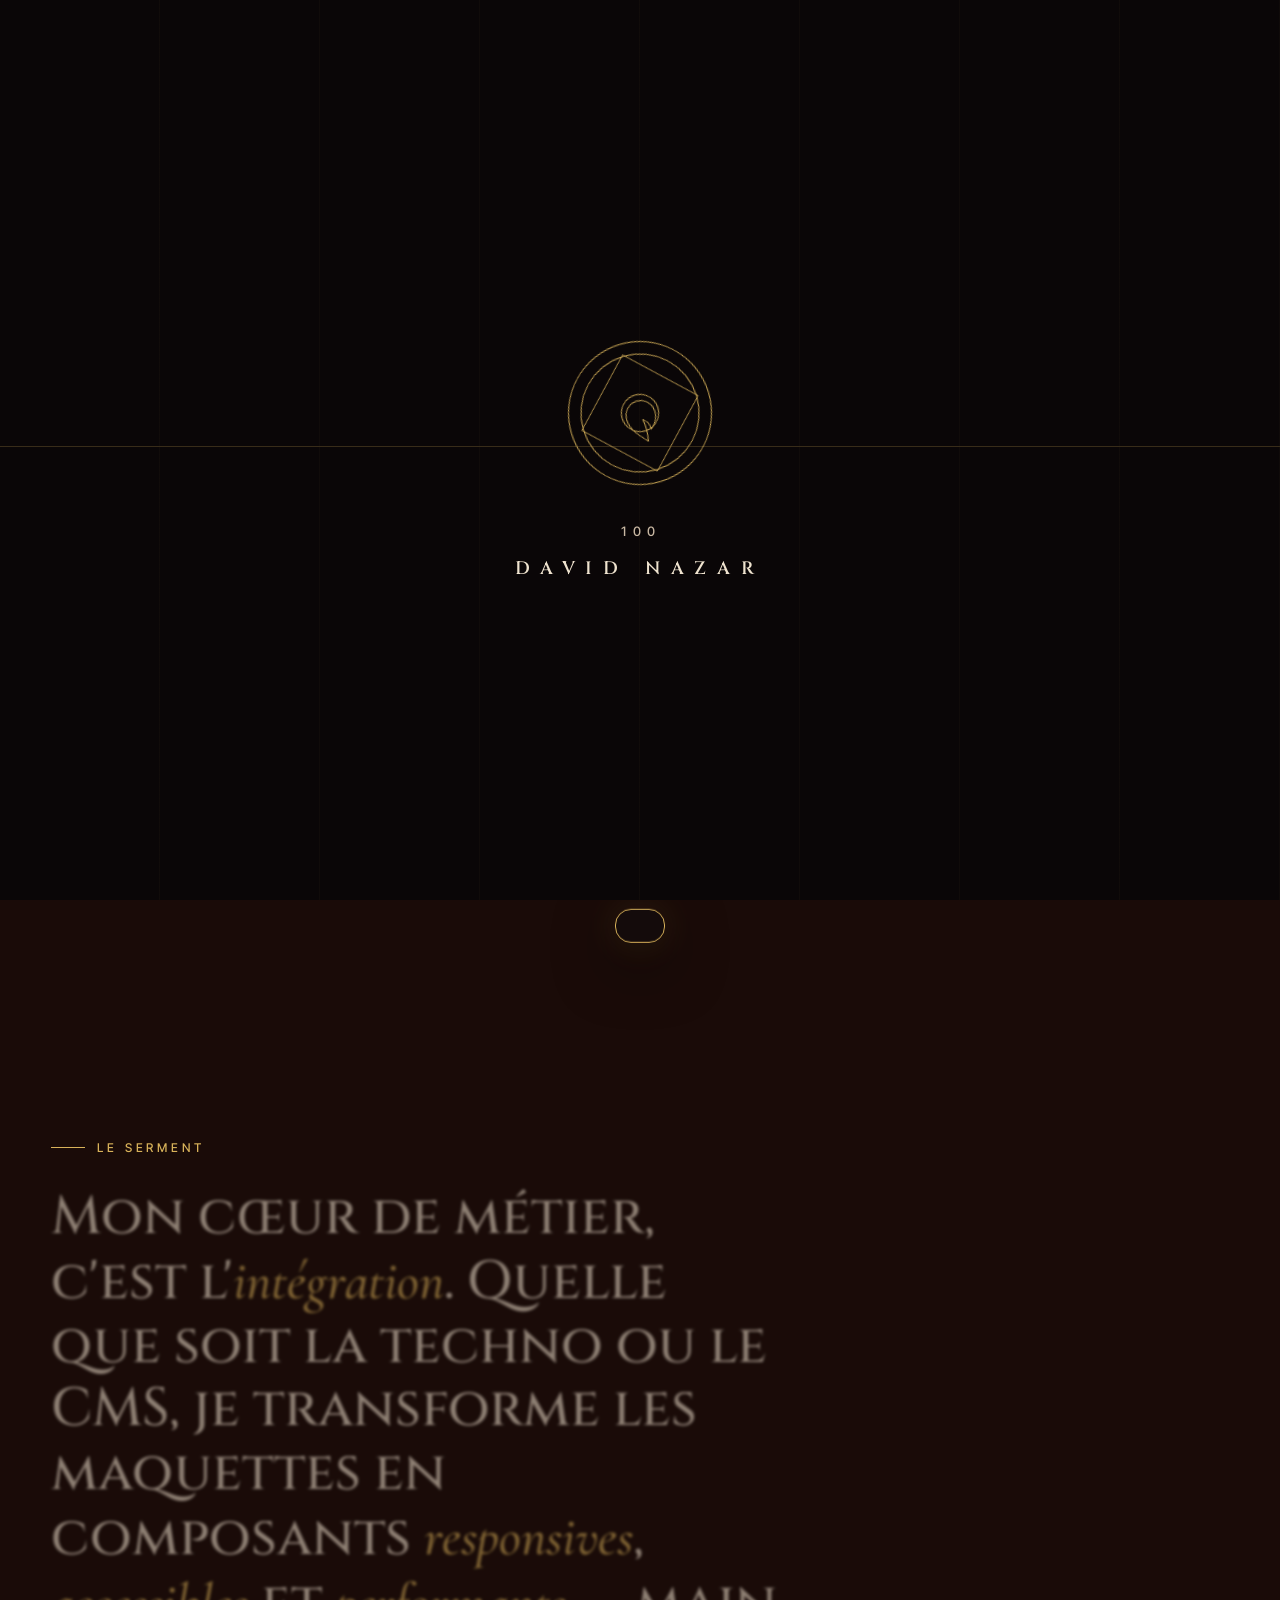
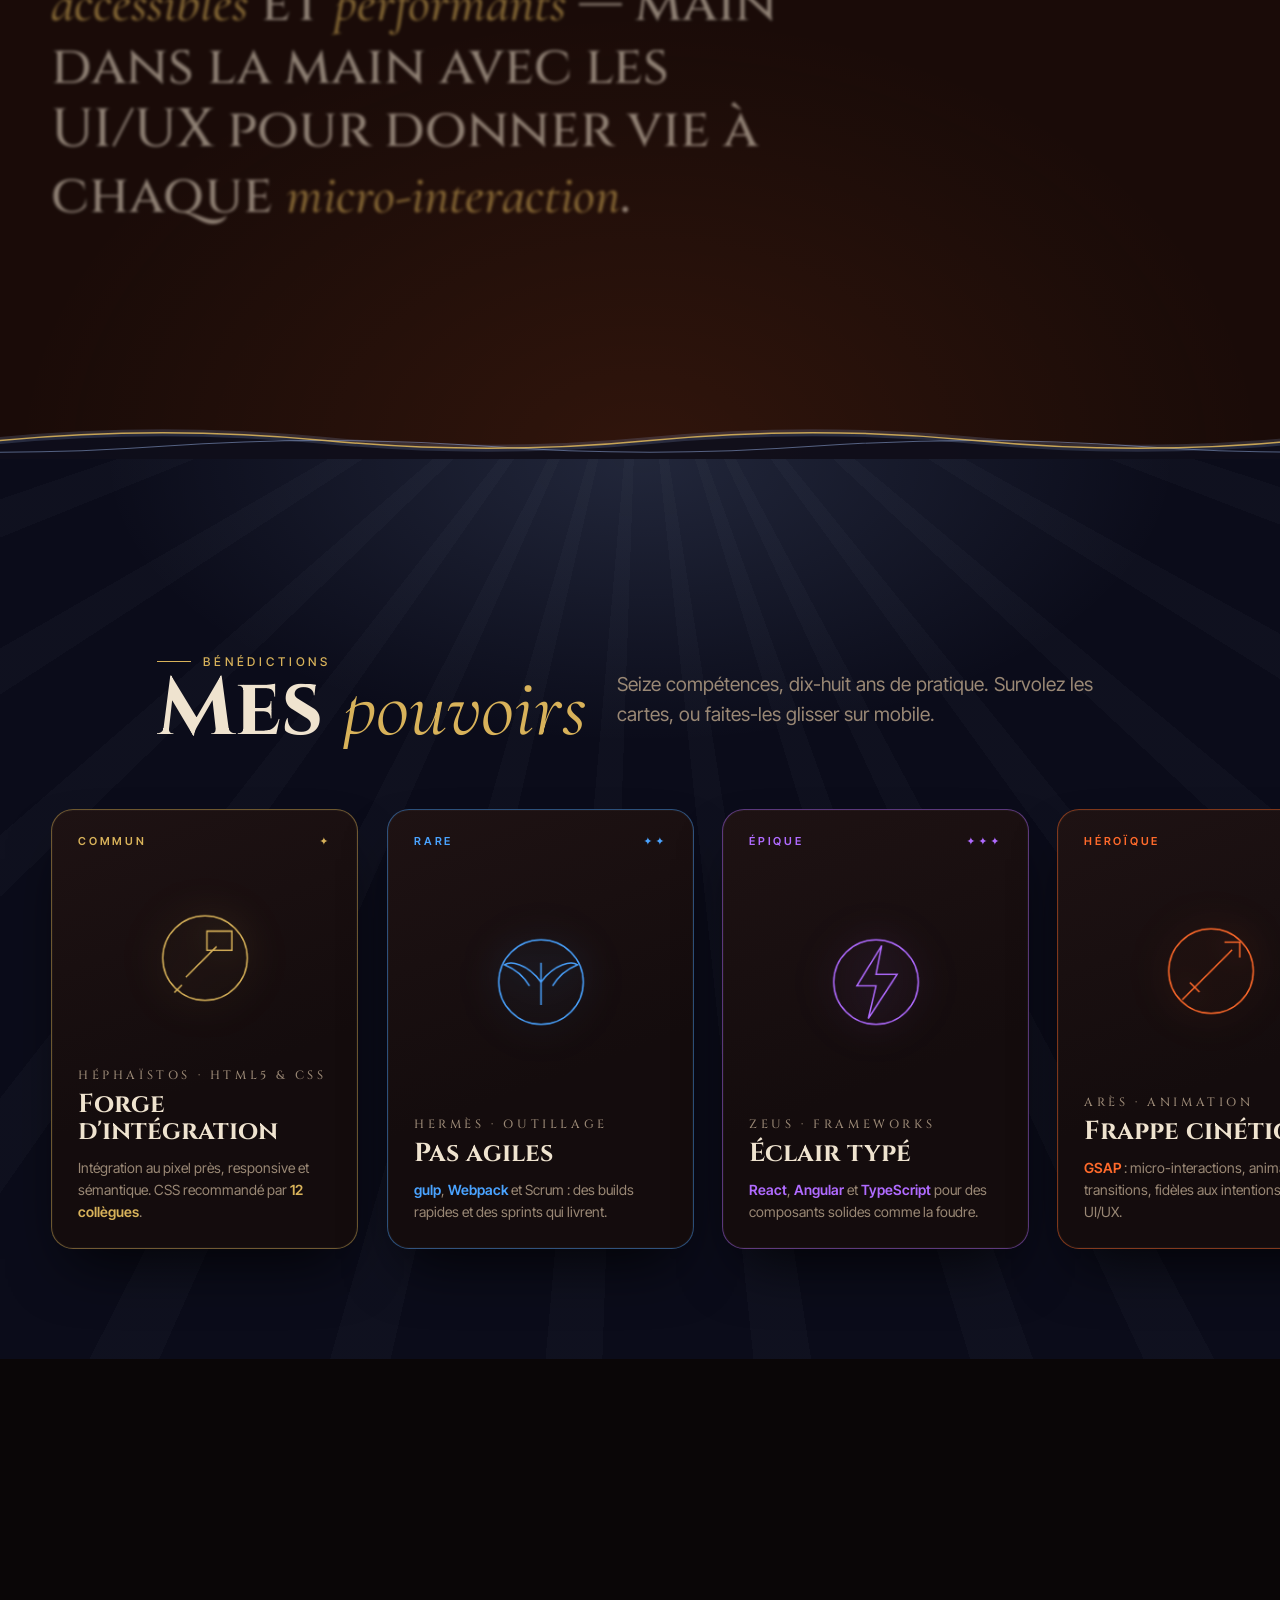
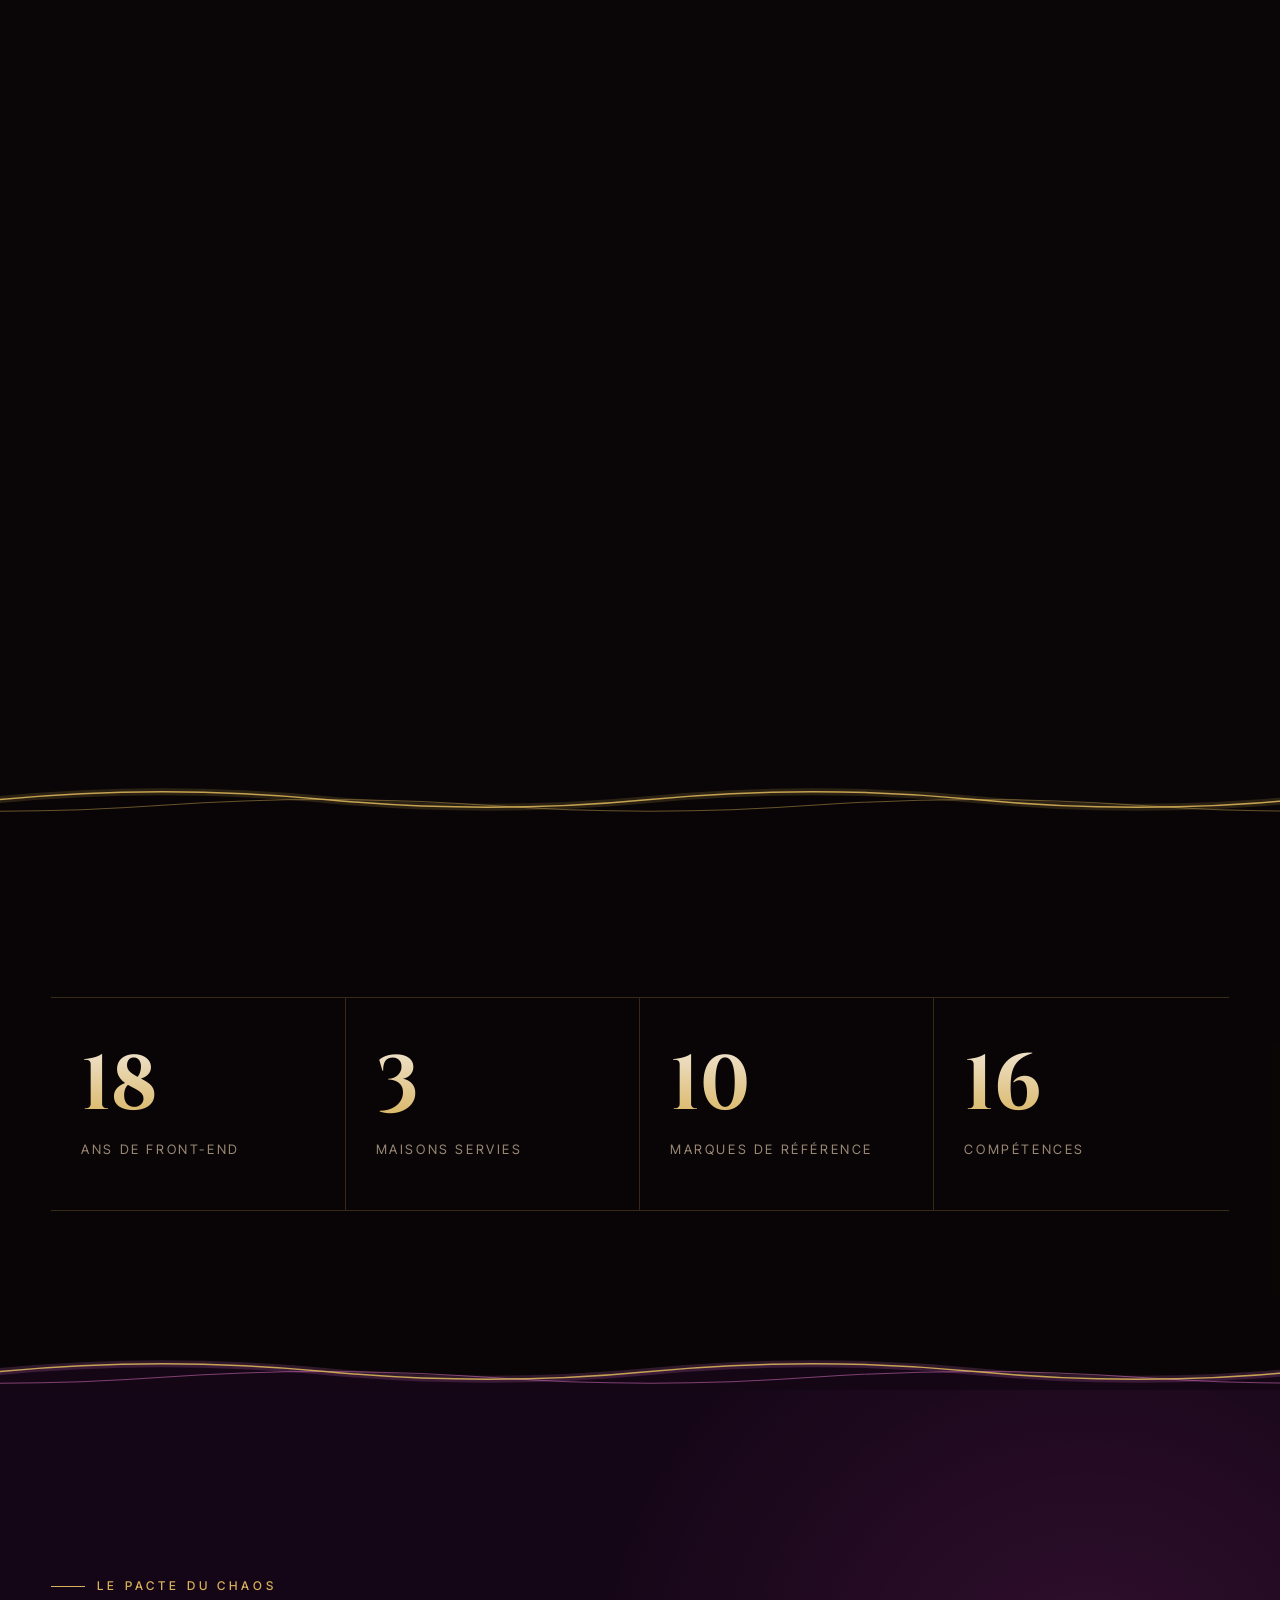
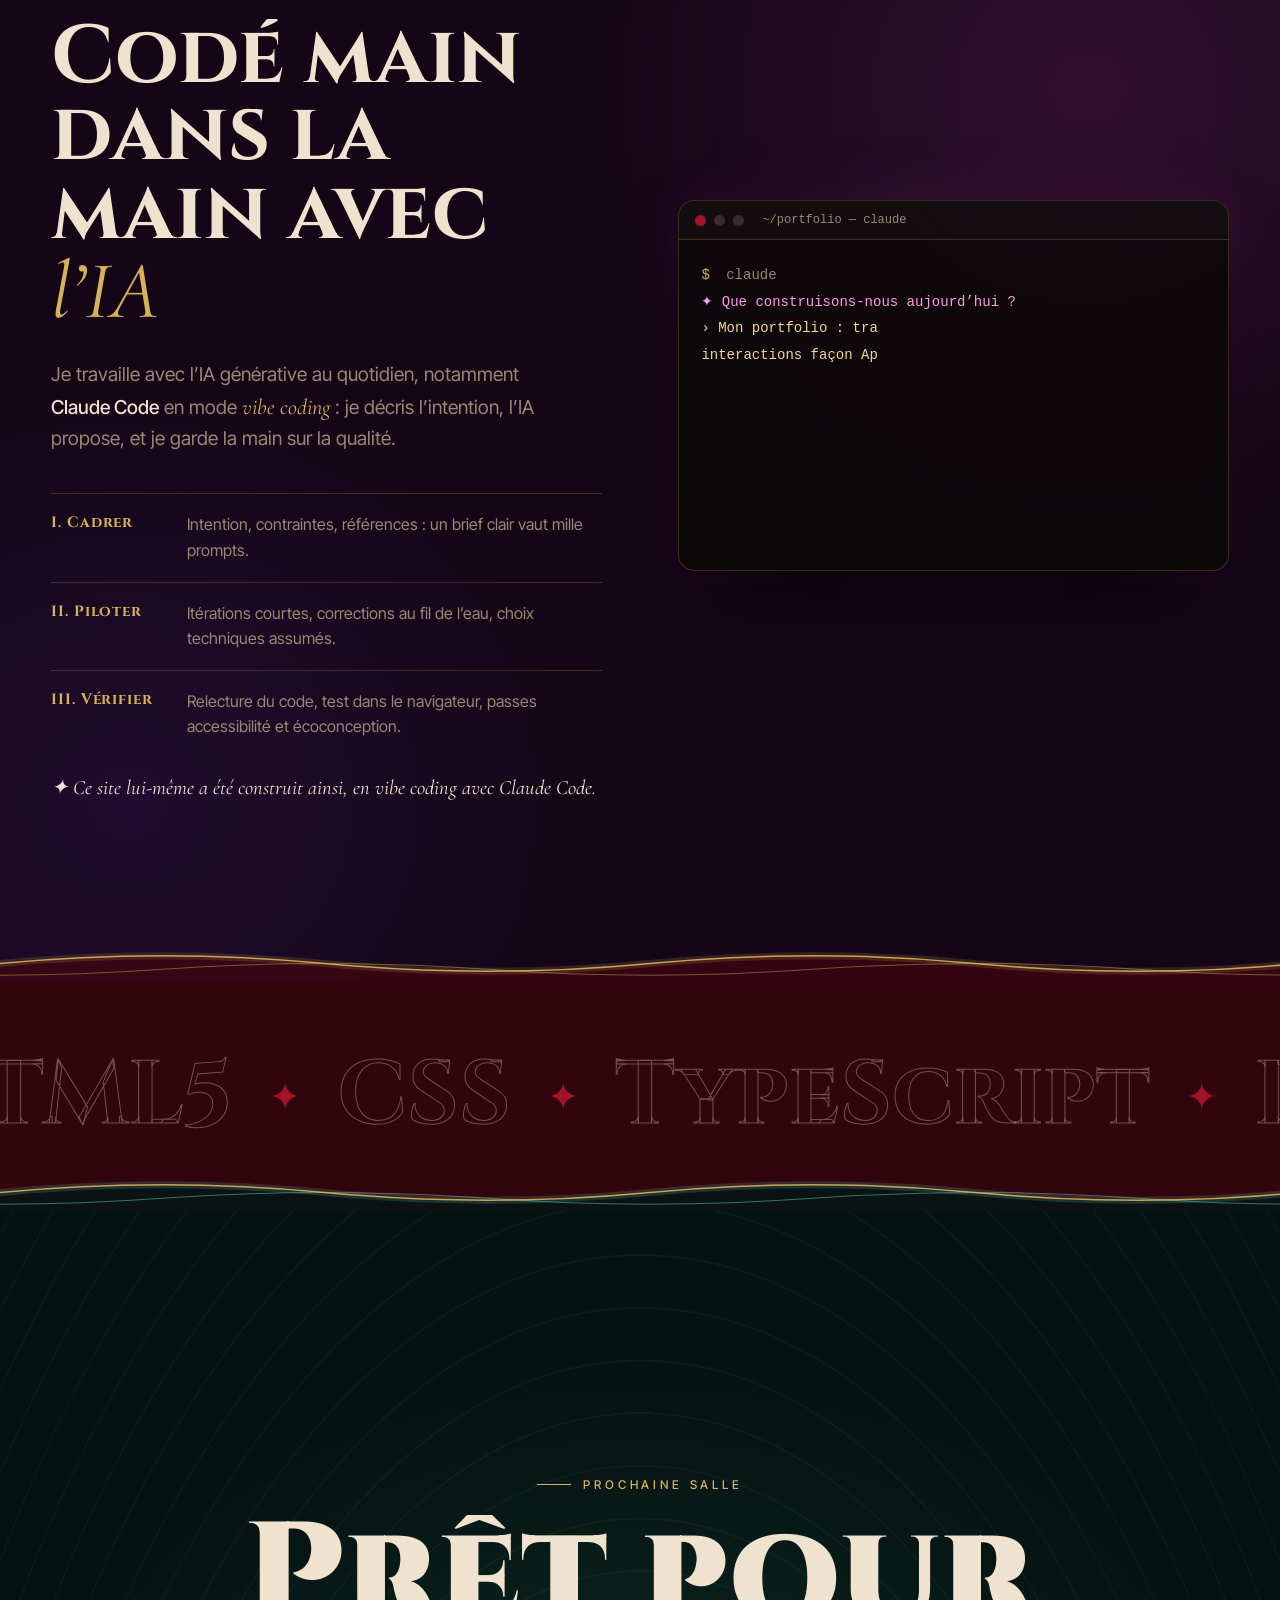
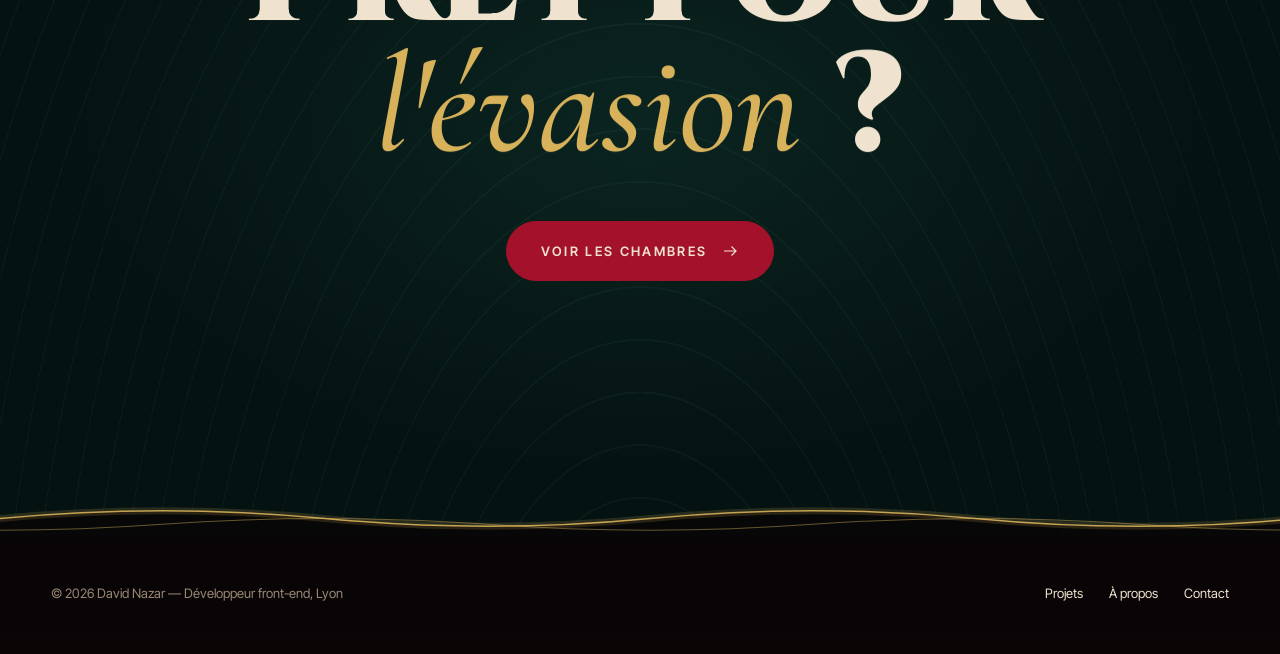
<file: index.html>
<!doctype html>
<html lang="fr">
<head>
  <meta charset="utf-8">
  <meta name="viewport" content="width=device-width, initial-scale=1">
  <!-- page-meta -->
  <title>David Nazar — Développeur front-end & intégrateur web à Lyon</title>
  <meta name="description" content="Développeur front-end à Lyon depuis 2008 : intégration web responsive et accessible, design systems, animations GSAP. Références : Groupe SEB, LDLC, Chanel.">
  <link rel="canonical" href="https://gandoulfe.github.io/hello/">
  <meta property="og:url" content="https://gandoulfe.github.io/hello/">
  <meta property="og:title" content="David Nazar — Développeur front-end &amp; intégrateur web à Lyon">
  <meta property="og:description" content="Développeur front-end à Lyon depuis 2008 : intégration web responsive et accessible, design systems, animations GSAP. Références : Groupe SEB, LDLC, Chanel.">
  <script type="application/ld+json">{"@context":"https://schema.org","@type":"Person","name":"David Nazar","jobTitle":"Développeur front-end","url":"https://gandoulfe.github.io/hello/","image":"https://gandoulfe.github.io/hello/img/og.jpg","worksFor":{"@type":"Organization","name":"Klee Group"},"address":{"@type":"PostalAddress","addressLocality":"Lyon","addressCountry":"FR"},"alumniOf":[{"@type":"CollegeOrUniversity","name":"Université Lumière Lyon 2"},{"@type":"CollegeOrUniversity","name":"Université Savoie Mont Blanc"}],"knowsAbout":["Intégration web","HTML","CSS","JavaScript","TypeScript","React","Angular","GSAP","Design system","Accessibilité","WordPress","Drupal","Figma","Claude Code"],"sameAs":["https://www.linkedin.com/in/david-nazar-developpeur-front/"]}</script>
  <!-- /page-meta -->
  <meta name="google-site-verification" content="REPkqra78Onfc9BQPxO3hX6n6xGjOYjyO0gId1cbzaA">
  <meta property="og:type" content="website">
  <meta property="og:site_name" content="David Nazar — Développeur front-end">
  <meta property="og:locale" content="fr_FR">
  <meta property="og:image" content="https://gandoulfe.github.io/hello/img/og.jpg">
  <meta property="og:image:width" content="1200">
  <meta property="og:image:height" content="630">
  <meta property="og:image:alt" content="David Nazar, développeur front-end à Lyon">
  <meta name="twitter:card" content="summary_large_image">
  <meta name="theme-color" content="#0a0607">
  <meta name="color-scheme" content="dark">
  <link rel="icon" href="data:image/svg+xml,%3Csvg xmlns='http://www.w3.org/2000/svg' viewBox='0 0 40 40'%3E%3Crect width='40' height='40' rx='9' fill='%230a0607'/%3E%3Cpath d='M20 7c4 5 8.5 9 8.5 15.5a8.5 8.5 0 0 1-17 0c0-4.5 2.5-7.5 5-9.5 0 3 1 5 3 6.5-1-4.5-.5-8.5.5-12.5Z' fill='none' stroke='%23d8b25a' stroke-width='2'/%3E%3C/svg%3E">
  <link rel="preload" href="fonts/cinzel.woff2" as="font" type="font/woff2" crossorigin>
  <link rel="preload" href="fonts/inter-tight.woff2" as="font" type="font/woff2" crossorigin>
  <link rel="stylesheet" href="css/style.css?v=20261102213355">
  <script>document.documentElement.classList.add('fonts-pending'); setTimeout(function () { document.documentElement.classList.remove('fonts-pending'); }, 3000); try { if (localStorage.getItem('dn-calm') === '1') document.documentElement.classList.add('is-calm'); } catch (e) {}</script>
</head>
<body class="is-loading" data-barba="wrapper">
  <a class="skip-link" href="#main">Aller au contenu</a>
  <div class="sr-only" aria-live="polite" aria-atomic="true" data-announcer></div>
  <canvas id="embers" aria-hidden="true"></canvas>
  <div class="vignette" aria-hidden="true"></div>
  <div class="grain" aria-hidden="true"></div>

  <div class="cursor" aria-hidden="true">
    <div class="cursor__ring"><span class="cursor__label"></span></div>
    <div class="cursor__dot"></div>
  </div>

  <div class="loader" aria-hidden="true">
    <div class="loader__gate loader__gate--top"></div>
    <div class="loader__gate loader__gate--bottom"></div>
    <div class="loader__seam"></div>
    <div class="loader__center">
      <svg class="loader__sigil" viewBox="0 0 200 200">
        <circle cx="100" cy="100" r="92"/>
        <circle cx="100" cy="100" r="76"/>
        <path d="M100 22 178 100 100 178 22 100Z"/>
        <path d="M100 62c9 11 19 20 19 35a19 19 0 0 1-38 0c0-10 6-17 11-21 0 7 2 11 7 15-2-10-1-19 1-29Z"/>
        <circle cx="100" cy="100" r="24"/>
      </svg>
      <div class="loader__count" data-count="000"></div>
      <div class="loader__name"></div>
    </div>
  </div>

  <div class="transition" aria-hidden="true">
    <div class="transition__panel transition__panel--gold"></div>
    <div class="transition__panel transition__panel--blood"></div>
    <div class="transition__panel transition__panel--ink"></div>
    <div class="transition__card">
      <span class="transition__num">I</span>
      <div class="transition__title-mask"><span class="transition__title">Accueil</span></div>
      <span class="transition__line"></span>
      <span class="transition__hint">— la porte s'ouvre —</span>
    </div>
  </div>

  <header class="nav">
    <a href="index.html" class="nav__logo" data-magnetic aria-label="David Nazar, accueil">
      <svg viewBox="0 0 40 40" aria-hidden="true"><circle cx="20" cy="20" r="18"/><path d="M20 7c4 5 8.5 9 8.5 15.5a8.5 8.5 0 0 1-17 0c0-4.5 2.5-7.5 5-9.5 0 3 1 5 3 6.5-1-4.5-.5-8.5.5-12.5Z"/><path d="M20 31.5a3.2 3.2 0 0 1-3.2-3.2c0-2.2 1.6-3.8 3.2-5.3 1.6 1.5 3.2 3.1 3.2 5.3a3.2 3.2 0 0 1-3.2 3.2Z"/></svg>
      <span>DAVID NAZAR</span>
    </a>
    <div class="nav__right">
      <nav class="nav__links" aria-label="Navigation principale">
        <span class="nav__pill" aria-hidden="true"></span>
        <a class="nav__link" data-ns="home" href="index.html"><small aria-hidden="true">I</small>Accueil</a>
        <a class="nav__link" data-ns="projets" href="projets.html"><small aria-hidden="true">II</small>Projets</a>
        <a class="nav__link" data-ns="apropos" href="apropos.html"><small aria-hidden="true">III</small>À propos</a>
        <a class="nav__link" data-ns="contact" href="contact.html"><small aria-hidden="true">IV</small>Contact</a>
      </nav>
      <button class="nav__calm" type="button" aria-pressed="false" data-calm-toggle data-magnetic>
        <svg viewBox="0 0 24 24" aria-hidden="true"><path class="i-pause" d="M8 5v14M16 5v14"/><path class="i-play" d="M7 4.5v15l12-7.5z"/></svg>
        <span class="sr-only">Mettre en pause les animations</span>
      </button>
    </div>
    <span class="nav__progress" aria-hidden="true"></span>
  </header>

  <main id="main" tabindex="-1" class="page" data-barba="container" data-barba-namespace="home">

    <section class="hero">
      <div class="hero__glow" data-depth="0.4"></div>
      <div class="hero__sigil" data-depth="0.8" aria-hidden="true">
        <svg viewBox="0 0 600 600">
          <defs>
            <path id="heroRing" d="M300,300 m-252,0 a252,252 0 1,1 504,0 a252,252 0 1,1 -504,0"/>
          </defs>
          <g class="ring-a">
            <circle cx="300" cy="300" r="285"/>
            <circle cx="300" cy="300" r="270" stroke-dasharray="1 10" stroke-width="10"/>
            <text><textPath href="#heroRing">ΔΑΒΙΔ ΝΑΖΑΡ ✦ FRONT-END ✦ MOTION ✦ INTERFACES ✦ ΔΑΒΙΔ ΝΑΖΑΡ ✦ PIXELS ✦ GSAP ✦ TYPESCRIPT ✦ </textPath></text>
          </g>
          <g class="ring-b">
            <circle cx="300" cy="300" r="220"/>
            <path d="M300 85 515 300 300 515 85 300Z"/>
            <path d="M300 20v60M300 520v60M20 300h60M520 300h60"/>
            <circle cx="300" cy="300" r="120" stroke-dasharray="3 9"/>
          </g>
          <circle cx="300" cy="300" r="60"/>
        </svg>
      </div>

      <div class="hero__content" data-depth="-0.3">
        <span class="eyebrow" data-hero-fade>Développeur Front-End · Lyon</span>
        <h1 class="hero__title" data-hero-title aria-label="David Nazar">
          <span class="word">DAVID</span>
          <span class="word">NAZAR</span>
        </h1>
        <p class="hero__tag" data-hero-fade>Intégrateur dans l’âme depuis 2008 : des composants responsives, accessibles et performants — et les micro-interactions qui leur donnent vie.</p>
        <div class="hero__sub" data-hero-fade>
          <span>Klee Group</span><span>Intégration web</span><span>Motion</span>
        </div>
      </div>

      <div class="scroll-cue" data-hero-fade>Descendre<i></i></div>
    </section>

    <section class="manifesto zone zone--asphodel">
      <div class="wrap">
        <span class="eyebrow" data-reveal>Le serment</span>
        <p class="manifesto__text" data-scrub-words>
          Mon cœur de métier, c'est l'<em>intégration</em>. Quelle que soit la techno ou le CMS, je transforme les maquettes en composants <em>responsives</em>, <em>accessibles</em> et <em>performants</em> — main dans la main avec les UI/UX pour donner vie à chaque <em>micro-interaction</em>.
        </p>
      </div>
    </section>

    <section class="boons zone zone--elysium" data-boons>
      <div class="boons__pin">
        <div class="wrap boons__head">
          <div>
            <span class="eyebrow" data-reveal>Bénédictions</span>
            <h2 class="h2" data-split-lines>Mes <span class="serif gold">pouvoirs</span></h2>
          </div>
          <p class="lead" data-reveal>Seize compétences, dix-huit ans de pratique. Survolez les cartes, ou faites-les glisser sur mobile.</p>
        </div>
        <div class="boons__track">
          <article class="boon" data-tilt>
            <div class="boon__rarity"><span>Commun</span><span>✦</span></div>
            <svg class="boon__icon" viewBox="0 0 100 100"><path d="M30 70 62 38"/><path d="M52 22h26v20H52z"/><path d="M26 78l-8 8"/><circle cx="50" cy="50" r="44"/></svg>
            <div>
              <div class="boon__god">Héphaïstos · HTML5 & CSS</div>
              <h3 class="boon__name">Forge d'intégration</h3>
              <p class="boon__desc">Intégration au pixel près, responsive et sémantique. CSS recommandé par <b>12 collègues</b>.</p>
            </div>
          </article>
          <article class="boon boon--rare" data-tilt>
            <div class="boon__rarity"><span>Rare</span><span>✦✦</span></div>
            <svg class="boon__icon" viewBox="0 0 100 100"><path d="M50 50C35 30 18 28 12 32c10 4 20 12 26 22"/><path d="M50 50C65 30 82 28 88 32c-10 4-20 12-26 22"/><path d="M50 30v44"/><circle cx="50" cy="50" r="44"/></svg>
            <div>
              <div class="boon__god">Hermès · Outillage</div>
              <h3 class="boon__name">Pas agiles</h3>
              <p class="boon__desc"><b>gulp</b>, <b>Webpack</b> et Scrum : des builds rapides et des sprints qui livrent.</p>
            </div>
          </article>
          <article class="boon boon--epic" data-tilt>
            <div class="boon__rarity"><span>Épique</span><span>✦✦✦</span></div>
            <svg class="boon__icon" viewBox="0 0 100 100"><path d="M56 12 30 54h20l-8 34 30-46H50z"/><circle cx="50" cy="50" r="44"/></svg>
            <div>
              <div class="boon__god">Zeus · Frameworks</div>
              <h3 class="boon__name">Éclair typé</h3>
              <p class="boon__desc"><b>React</b>, <b>Angular</b> et <b>TypeScript</b> pour des composants solides comme la foudre.</p>
            </div>
          </article>
          <article class="boon boon--heroic" data-tilt>
            <div class="boon__rarity"><span>Héroïque</span><span>✦✦✦✦</span></div>
            <svg class="boon__icon" viewBox="0 0 100 100"><path d="M20 80 72 28"/><path d="M64 20h16v16"/><path d="M28 62l10 10"/><circle cx="50" cy="50" r="44"/></svg>
            <div>
              <div class="boon__god">Arès · Animation</div>
              <h3 class="boon__name">Frappe cinétique</h3>
              <p class="boon__desc"><b>GSAP</b> : micro-interactions, animations et transitions, fidèles aux intentions des UI/UX.</p>
            </div>
          </article>
          <article class="boon boon--legend" data-tilt>
            <div class="boon__rarity"><span>Légendaire</span><span>✦✦✦✦✦</span></div>
            <svg class="boon__icon" viewBox="0 0 100 100"><circle cx="50" cy="50" r="14"/><path d="M30 34a18 18 0 1 0 0 32a22 22 0 0 1 0-32Z"/><path d="M70 34a18 18 0 1 1 0 32a22 22 0 0 0 0-32Z"/><circle cx="50" cy="50" r="44"/></svg>
            <div>
              <div class="boon__god">Hécate · CMS</div>
              <h3 class="boon__name">Triple voie</h3>
              <p class="boon__desc"><b>WordPress</b>, <b>Drupal</b>, <b>Hybris</b> : quelle que soit la techno, l'intégration suit.</p>
            </div>
          </article>
          <article class="boon boon--epic" data-tilt>
            <div class="boon__rarity"><span>Épique</span><span>✦✦✦</span></div>
            <svg class="boon__icon" viewBox="0 0 100 100"><path d="M50 14 80 26v24c0 18-14 30-30 36C34 80 20 68 20 50V26Z"/><path d="M50 30v40M36 48h28"/><circle cx="50" cy="50" r="44"/></svg>
            <div>
              <div class="boon__god">Athéna · Design</div>
              <h3 class="boon__name">Égide inclusive</h3>
              <p class="boon__desc"><b>Figma</b> et composants accessibles : <b>personne</b> ne reste coincé aux Enfers.</p>
            </div>
          </article>
          <article class="boon boon--chaos" data-tilt>
            <div class="boon__rarity"><span>Pacte du Chaos</span><span>✦✦✦✦✦</span></div>
            <svg class="boon__icon" viewBox="0 0 100 100"><path d="M50 14 58 42 86 50 58 58 50 86 42 58 14 50 42 42Z"/><circle cx="50" cy="50" r="10"/><circle cx="50" cy="50" r="44"/></svg>
            <div>
              <div class="boon__god">Chaos · IA générative</div>
              <h3 class="boon__name">Vibe coding</h3>
              <p class="boon__desc"><b>Claude Code</b> comme compagnon d'armes : j'accélère, je garde la main sur la qualité.</p>
            </div>
          </article>
        </div>
      </div>
    </section>

    <section class="section zone zone--ink">
      <div class="wrap">
        <div class="stats">
          <div class="stat" data-reveal><div class="stat__value" data-count="18">0</div><div class="stat__label">Ans de front-end</div></div>
          <div class="stat" data-reveal><div class="stat__value" data-count="3">0</div><div class="stat__label">Maisons servies</div></div>
          <div class="stat" data-reveal><div class="stat__value" data-count="10">0</div><div class="stat__label">Marques de référence</div></div>
          <div class="stat" data-reveal><div class="stat__value" data-count="16">0</div><div class="stat__label">Compétences</div></div>
        </div>
      </div>
    </section>

    <section class="section chaos zone zone--chaos">
      <div class="wrap chaos__grid">
        <div>
          <span class="eyebrow" data-reveal>Le pacte du Chaos</span>
          <h2 class="h2" data-split-lines style="margin-top:24px">Codé main dans la main avec <span class="serif gold">l’IA</span></h2>
          <p class="lead" data-reveal style="margin-top:28px">Je travaille avec l’IA générative au quotidien, notamment <strong>Claude Code</strong> en mode <em>vibe coding</em> : je décris l’intention, l’IA propose, et je garde la main sur la qualité.</p>
          <ol class="chaos__steps">
            <li data-reveal><b>I. Cadrer</b><span>Intention, contraintes, références : un brief clair vaut mille prompts.</span></li>
            <li data-reveal><b>II. Piloter</b><span>Itérations courtes, corrections au fil de l’eau, choix techniques assumés.</span></li>
            <li data-reveal><b>III. Vérifier</b><span>Relecture du code, test dans le navigateur, passes accessibilité et écoconception.</span></li>
          </ol>
          <p class="chaos__proof" data-reveal>✦ Ce site lui-même a été construit ainsi, en vibe coding avec Claude Code.</p>
        </div>
        <div class="term" data-terminal data-reveal>
          <div class="term__bar" aria-hidden="true"><i></i><i></i><i></i><span>~/portfolio — claude</span></div>
          <div class="term__body">
            <p class="term__line term__line--cmd"><span class="term__prompt" aria-hidden="true">$</span> claude</p>
            <p class="term__line term__line--ai">✦ Que construisons-nous aujourd’hui ?</p>
            <p class="term__line term__line--user">› Mon portfolio : transitions façon Hades, micro-interactions façon Apple</p>
            <p class="term__line">● Barba.js + GSAP : transitions entre les pages</p>
            <p class="term__line">● Braises, loader, curseur magnétique, Flip</p>
            <p class="term__line">● Passe accessibilité : focus, annonces, mode calme</p>
            <p class="term__line">● Passe écoconception : polices locales, 30 i/s</p>
            <p class="term__line term__line--ok">✓ Déployé sur GitHub Pages</p>
            <p class="term__line term__line--user">› Ajoute un code Konami avec un truc génial<span class="term__caret" aria-hidden="true"></span></p>
          </div>
        </div>
      </div>
    </section>

    <div class="marquee zone zone--blood" data-marquee aria-label="Technologies">
      <div class="marquee__track">
        <div class="marquee__group">
          <span class="marquee__item">HTML5</span><span class="marquee__sep">✦</span>
          <span class="marquee__item">CSS</span><span class="marquee__sep">✦</span>
          <span class="marquee__item">TypeScript</span><span class="marquee__sep">✦</span>
          <span class="marquee__item">React</span><span class="marquee__sep">✦</span>
          <span class="marquee__item">Angular</span><span class="marquee__sep">✦</span>
          <span class="marquee__item">GSAP</span><span class="marquee__sep">✦</span>
          <span class="marquee__item">Figma</span><span class="marquee__sep">✦</span>
          <span class="marquee__item">WordPress</span><span class="marquee__sep">✦</span>
          <span class="marquee__item">Drupal</span><span class="marquee__sep">✦</span>
          <span class="marquee__item">Webpack</span><span class="marquee__sep">✦</span>
          <span class="marquee__item">Claude Code</span><span class="marquee__sep">✦</span>
        </div>
      </div>
    </div>

    <section class="cta zone zone--styx">
      <div class="wrap">
        <span class="eyebrow" data-reveal>Prochaine salle</span>
        <h2 class="cta__title" data-split-lines>Prêt pour<br><span class="serif">l'évasion</span>&nbsp;?</h2>
        <a href="projets.html" class="btn btn--blood" data-magnetic data-cursor="Entrer">
          <span class="btn__inner">Voir les chambres
            <svg class="btn__arrow" viewBox="0 0 24 24" fill="none" stroke="currentColor" stroke-width="1.6"><path d="M4 12h16M14 6l6 6-6 6"/></svg>
          </span>
        </a>
      </div>
    </section>

    <footer class="footer zone zone--ink">
      <div class="wrap">
        <span>© 2026 David Nazar — Développeur front-end, Lyon</span>
        <div class="footer__links"><a href="projets.html">Projets</a><a href="apropos.html">À propos</a><a href="contact.html">Contact</a></div>
      </div>
    </footer>
  </main>

  <div class="toast" role="status" aria-live="polite"></div>

  <script src="js/vendor/gsap.min.js" defer></script>
  <script src="js/vendor/ScrollTrigger.min.js" defer></script>
  <script src="js/vendor/SplitText.min.js" defer></script>
  <script src="js/vendor/Flip.min.js" defer></script>
  <script src="js/vendor/lenis.min.js" defer></script>
  <script src="js/vendor/barba.umd.js" defer></script>
  <script src="js/main.js?v=20261102213355" defer></script>
</body>
</html>
</file>
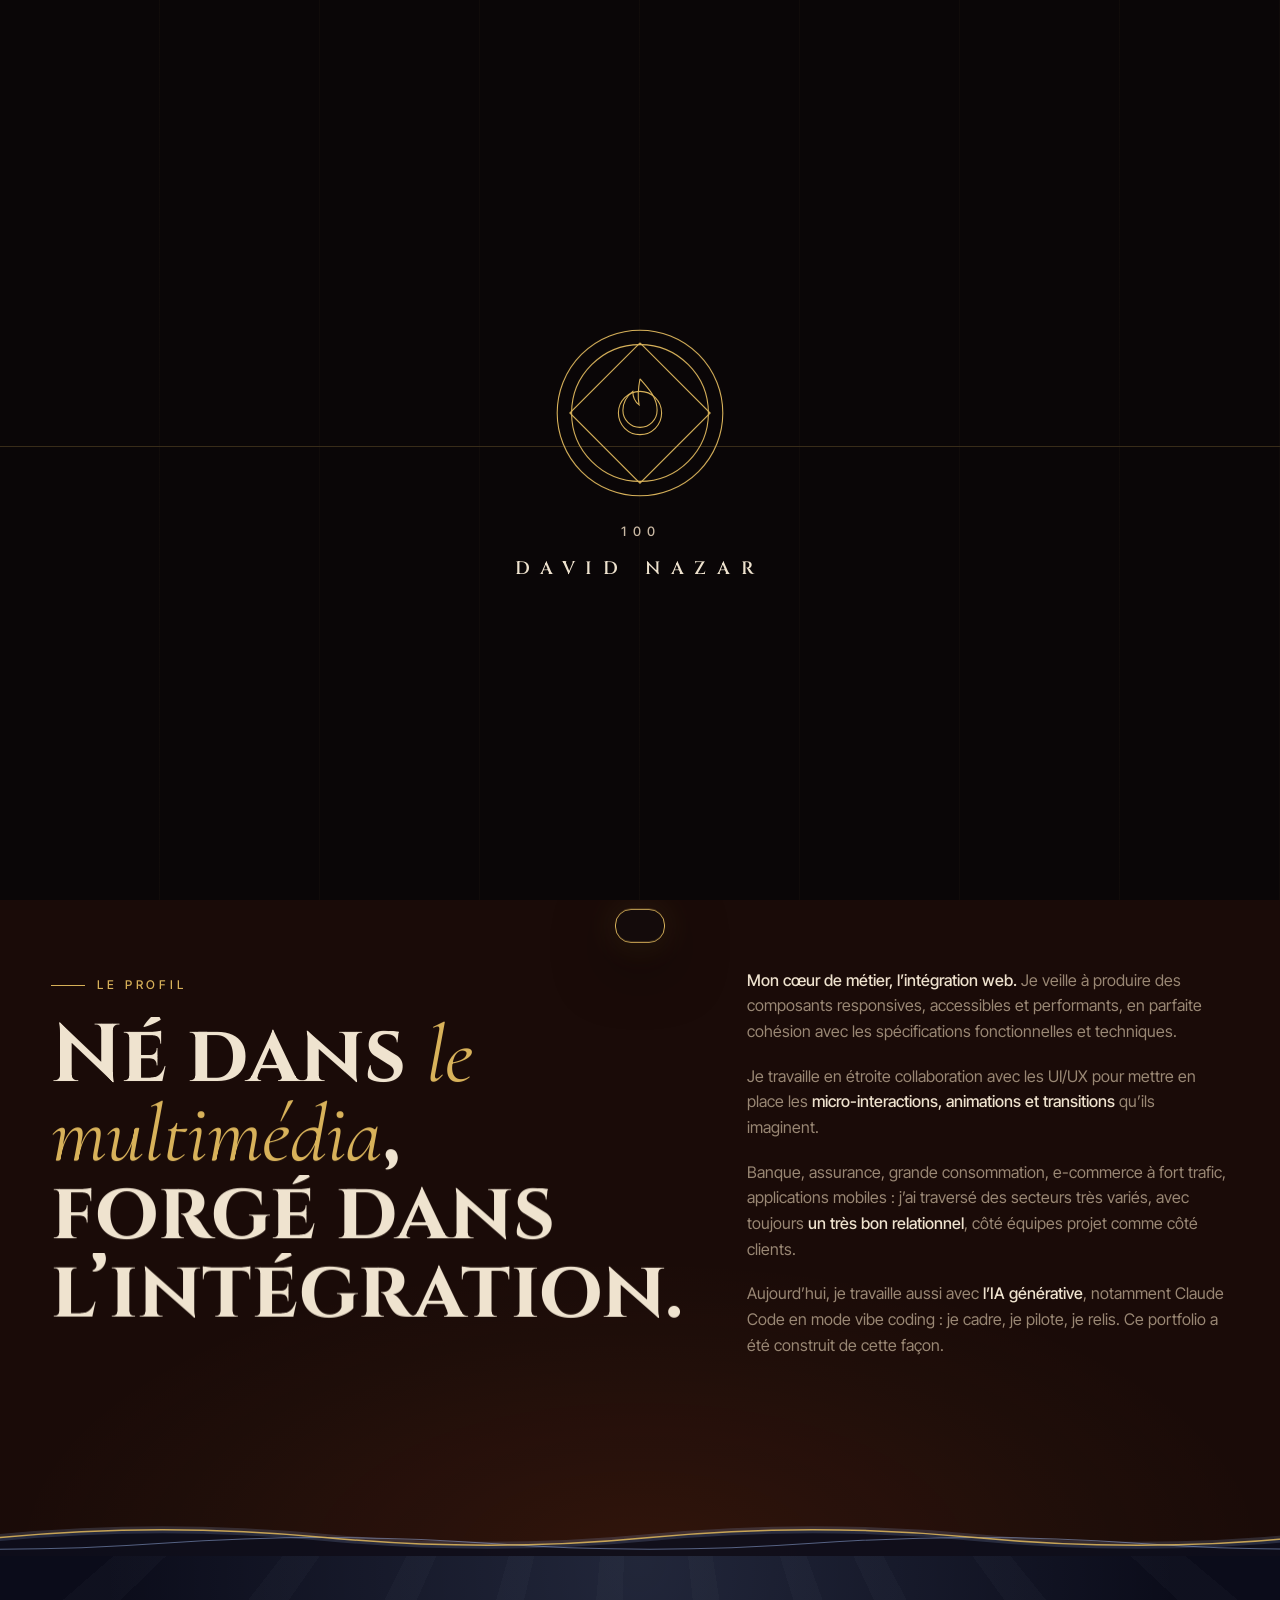
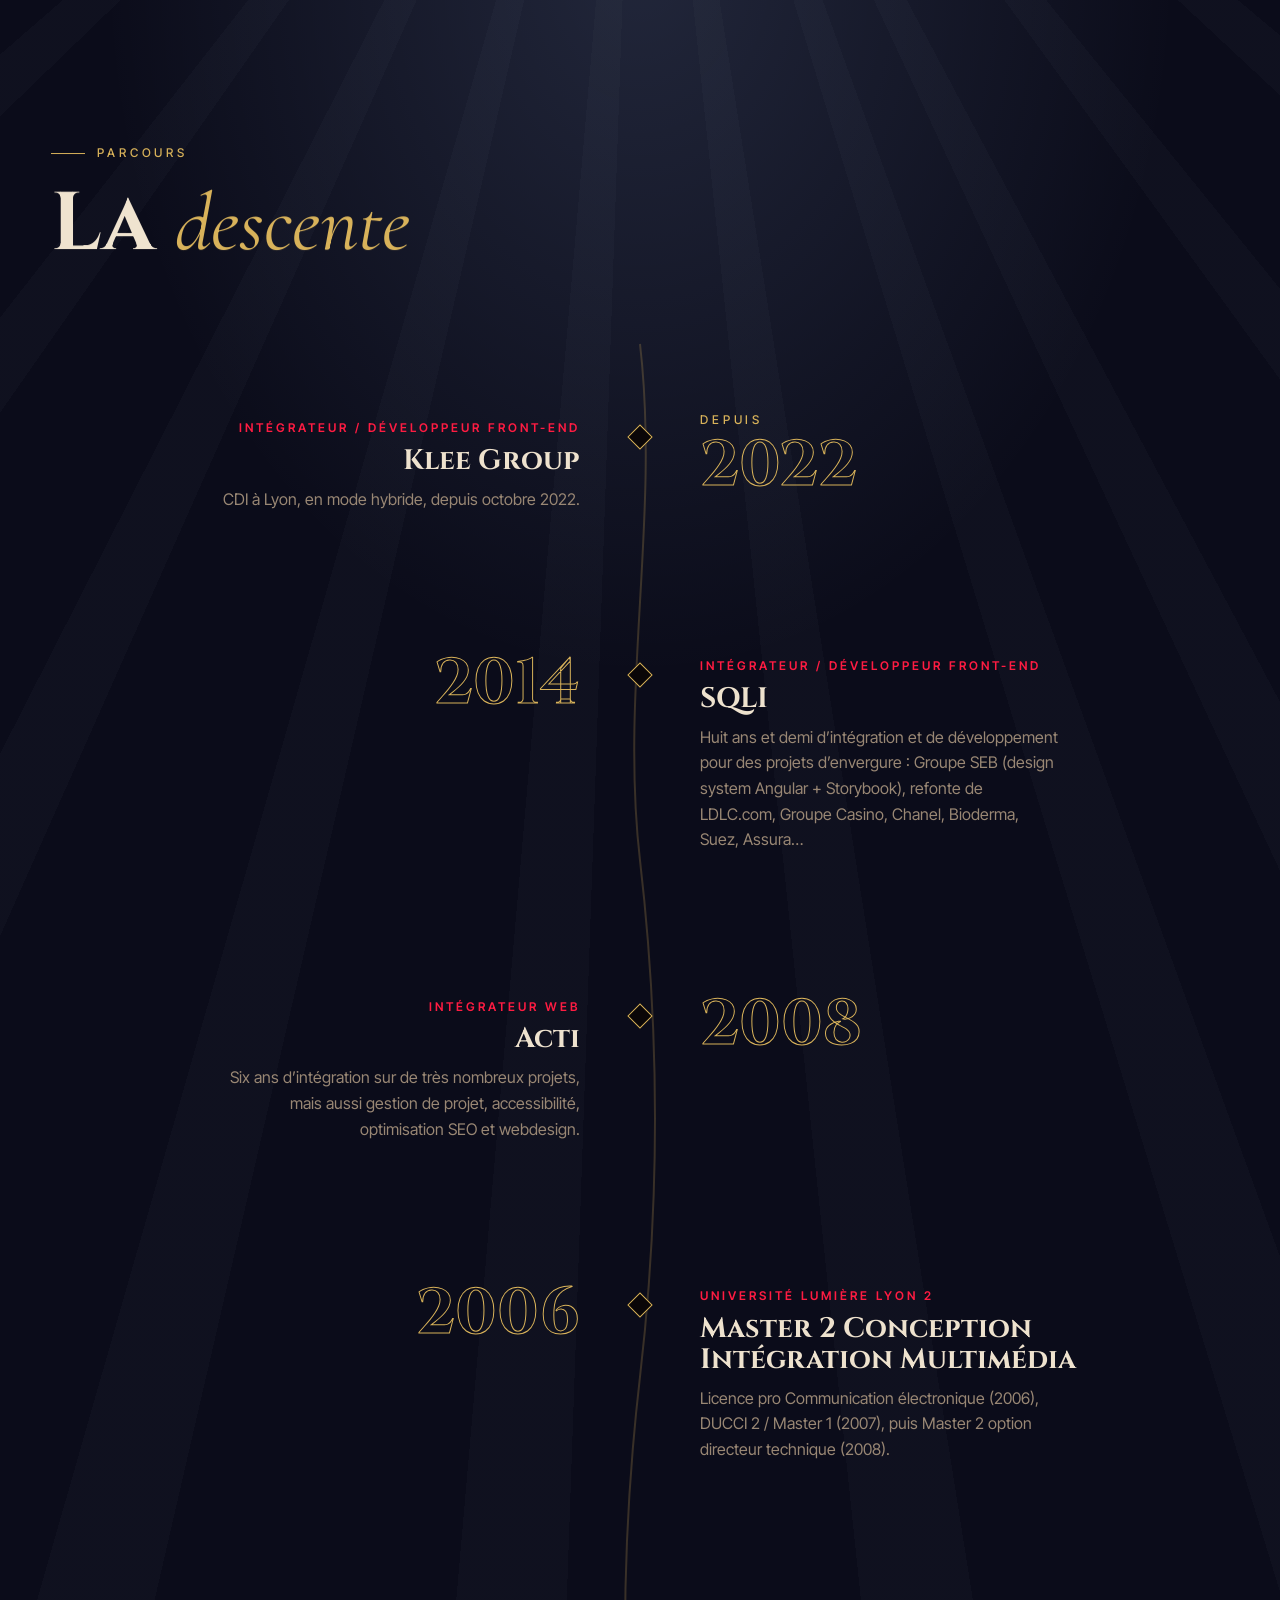
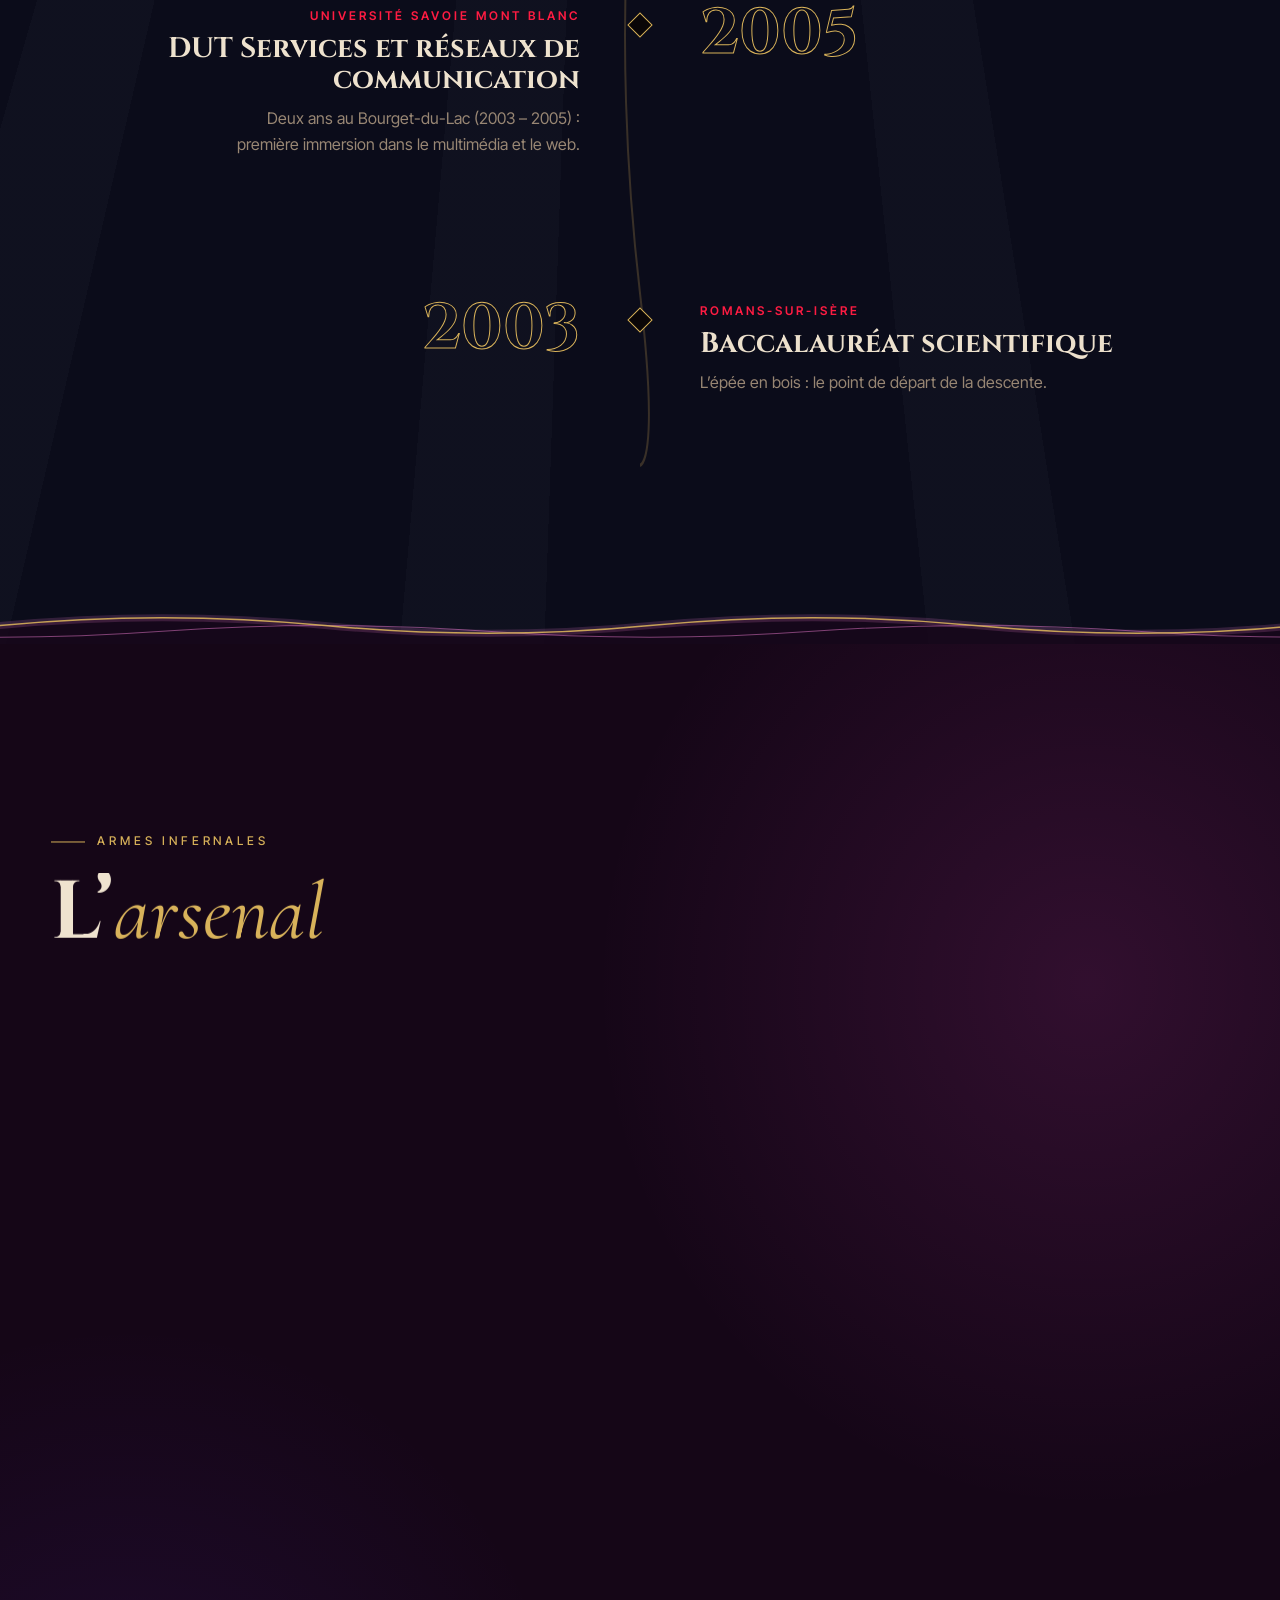
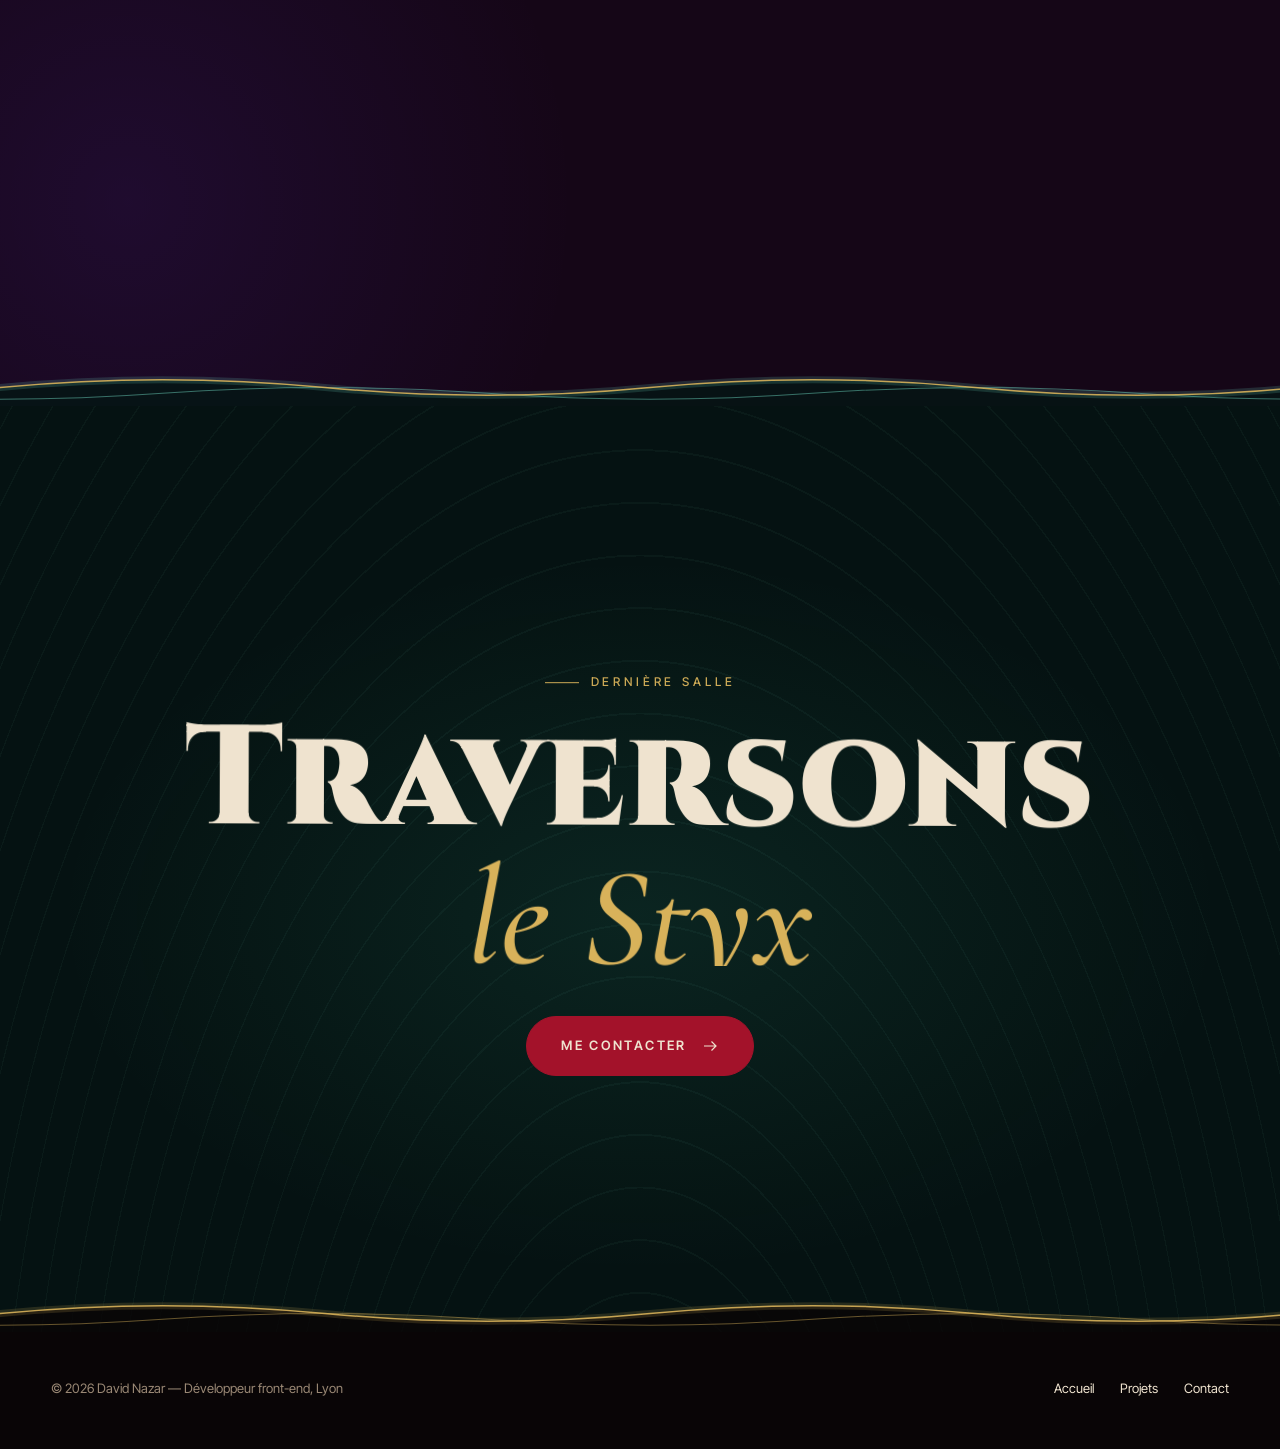
<file: apropos.html>
<!doctype html>
<html lang="fr">
<head>
  <meta charset="utf-8">
  <meta name="viewport" content="width=device-width, initial-scale=1">
  <!-- page-meta -->
  <title>À propos — David Nazar, développeur front-end depuis 2008</title>
  <meta name="description" content="Parcours de David Nazar : intégrateur et développeur front-end à Lyon depuis 2008, chez Acti, SQLI puis Klee Group. Master 2 multimédia, certifié Scrum PSD I.">
  <link rel="canonical" href="https://gandoulfe.github.io/hello/apropos.html">
  <meta property="og:url" content="https://gandoulfe.github.io/hello/apropos.html">
  <meta property="og:title" content="À propos — David Nazar, développeur front-end depuis 2008">
  <meta property="og:description" content="Parcours de David Nazar : intégrateur et développeur front-end à Lyon depuis 2008, chez Acti, SQLI puis Klee Group. Master 2 multimédia, certifié Scrum PSD I.">
  <!-- /page-meta -->
  <meta name="google-site-verification" content="REPkqra78Onfc9BQPxO3hX6n6xGjOYjyO0gId1cbzaA">
  <meta property="og:type" content="website">
  <meta property="og:site_name" content="David Nazar — Développeur front-end">
  <meta property="og:locale" content="fr_FR">
  <meta property="og:image" content="https://gandoulfe.github.io/hello/img/og.jpg">
  <meta property="og:image:width" content="1200">
  <meta property="og:image:height" content="630">
  <meta property="og:image:alt" content="David Nazar, développeur front-end à Lyon">
  <meta name="twitter:card" content="summary_large_image">
  <meta name="theme-color" content="#0a0607">
  <meta name="color-scheme" content="dark">
  <link rel="icon" href="data:image/svg+xml,%3Csvg xmlns='http://www.w3.org/2000/svg' viewBox='0 0 40 40'%3E%3Crect width='40' height='40' rx='9' fill='%230a0607'/%3E%3Cpath d='M20 7c4 5 8.5 9 8.5 15.5a8.5 8.5 0 0 1-17 0c0-4.5 2.5-7.5 5-9.5 0 3 1 5 3 6.5-1-4.5-.5-8.5.5-12.5Z' fill='none' stroke='%23d8b25a' stroke-width='2'/%3E%3C/svg%3E">
  <link rel="preload" href="fonts/cinzel.woff2" as="font" type="font/woff2" crossorigin>
  <link rel="preload" href="fonts/inter-tight.woff2" as="font" type="font/woff2" crossorigin>
  <link rel="stylesheet" href="css/style.css?v=20261102213355">
  <script>document.documentElement.classList.add('fonts-pending'); setTimeout(function () { document.documentElement.classList.remove('fonts-pending'); }, 3000); try { if (localStorage.getItem('dn-calm') === '1') document.documentElement.classList.add('is-calm'); } catch (e) {}</script>
</head>
<body class="is-loading" data-barba="wrapper">
  <a class="skip-link" href="#main">Aller au contenu</a>
  <div class="sr-only" aria-live="polite" aria-atomic="true" data-announcer></div>
  <canvas id="embers" aria-hidden="true"></canvas>
  <div class="vignette" aria-hidden="true"></div>
  <div class="grain" aria-hidden="true"></div>

  <div class="cursor" aria-hidden="true">
    <div class="cursor__ring"><span class="cursor__label"></span></div>
    <div class="cursor__dot"></div>
  </div>

  <div class="loader" aria-hidden="true">
    <div class="loader__gate loader__gate--top"></div>
    <div class="loader__gate loader__gate--bottom"></div>
    <div class="loader__seam"></div>
    <div class="loader__center">
      <svg class="loader__sigil" viewBox="0 0 200 200">
        <circle cx="100" cy="100" r="92"/>
        <circle cx="100" cy="100" r="76"/>
        <path d="M100 22 178 100 100 178 22 100Z"/>
        <path d="M100 62c9 11 19 20 19 35a19 19 0 0 1-38 0c0-10 6-17 11-21 0 7 2 11 7 15-2-10-1-19 1-29Z"/>
        <circle cx="100" cy="100" r="24"/>
      </svg>
      <div class="loader__count" data-count="000"></div>
      <div class="loader__name"></div>
    </div>
  </div>

  <div class="transition" aria-hidden="true">
    <div class="transition__panel transition__panel--gold"></div>
    <div class="transition__panel transition__panel--blood"></div>
    <div class="transition__panel transition__panel--ink"></div>
    <div class="transition__card">
      <span class="transition__num">I</span>
      <div class="transition__title-mask"><span class="transition__title">Accueil</span></div>
      <span class="transition__line"></span>
      <span class="transition__hint">— la porte s'ouvre —</span>
    </div>
  </div>

  <header class="nav">
    <a href="index.html" class="nav__logo" data-magnetic aria-label="David Nazar, accueil">
      <svg viewBox="0 0 40 40" aria-hidden="true"><circle cx="20" cy="20" r="18"/><path d="M20 7c4 5 8.5 9 8.5 15.5a8.5 8.5 0 0 1-17 0c0-4.5 2.5-7.5 5-9.5 0 3 1 5 3 6.5-1-4.5-.5-8.5.5-12.5Z"/><path d="M20 31.5a3.2 3.2 0 0 1-3.2-3.2c0-2.2 1.6-3.8 3.2-5.3 1.6 1.5 3.2 3.1 3.2 5.3a3.2 3.2 0 0 1-3.2 3.2Z"/></svg>
      <span>DAVID NAZAR</span>
    </a>
    <div class="nav__right">
      <nav class="nav__links" aria-label="Navigation principale">
        <span class="nav__pill" aria-hidden="true"></span>
        <a class="nav__link" data-ns="home" href="index.html"><small aria-hidden="true">I</small>Accueil</a>
        <a class="nav__link" data-ns="projets" href="projets.html"><small aria-hidden="true">II</small>Projets</a>
        <a class="nav__link" data-ns="apropos" href="apropos.html"><small aria-hidden="true">III</small>À propos</a>
        <a class="nav__link" data-ns="contact" href="contact.html"><small aria-hidden="true">IV</small>Contact</a>
      </nav>
      <button class="nav__calm" type="button" aria-pressed="false" data-calm-toggle data-magnetic>
        <svg viewBox="0 0 24 24" aria-hidden="true"><path class="i-pause" d="M8 5v14M16 5v14"/><path class="i-play" d="M7 4.5v15l12-7.5z"/></svg>
        <span class="sr-only">Mettre en pause les animations</span>
      </button>
    </div>
    <span class="nav__progress" aria-hidden="true"></span>
  </header>

  <main id="main" tabindex="-1" class="page" data-barba="container" data-barba-namespace="apropos">

    <header class="page-head">
      <div class="wrap about-hero">
        <div>
          <span class="eyebrow" data-hero-fade>III — Parcours d’un développeur front-end</span>
          <h1 class="page-head__title" data-hero-lines>Les <span class="serif">chroniques</span></h1>
          <p class="lead" data-hero-fade>Développeur front-end depuis 2008, basé à Lyon. J’interviens sur tous types de projets, quelle que soit la technologie ou le CMS utilisé.</p>
        </div>
        <div class="medallion" data-hero-medallion data-depth="0.5">
          <svg class="medallion__ring" viewBox="0 0 400 400" aria-hidden="true">
            <defs><path id="medRing" d="M200,200 m-182,0 a182,182 0 1,1 364,0 a182,182 0 1,1 -364,0"/></defs>
            <circle cx="200" cy="200" r="198" fill="none" stroke="rgba(216,178,90,.35)"/>
            <text><textPath href="#medRing">DÉVELOPPEUR FRONT-END ✦ INTÉGRATEUR WEB ✦ LYON ✦ DEPUIS 2008 ✦ SCRUM PSD1 ✦ </textPath></text>
          </svg>
          <div class="medallion__core"><span class="medallion__initials">DN</span></div>
        </div>
      </div>
    </header>

    <section class="section zone zone--asphodel">
      <div class="wrap bio">
        <div>
          <span class="eyebrow" data-reveal>Le profil</span>
          <h2 class="h2" data-split-lines style="margin-top:24px">Né dans <span class="serif gold">le multimédia</span>, forgé dans l’intégration.</h2>
        </div>
        <div data-reveal>
          <p><strong>Mon cœur de métier, l’intégration web.</strong> Je veille à produire des composants responsives, accessibles et performants, en parfaite cohésion avec les spécifications fonctionnelles et techniques.</p>
          <p>Je travaille en étroite collaboration avec les UI/UX pour mettre en place les <strong>micro-interactions, animations et transitions</strong> qu’ils imaginent.</p>
          <p>Banque, assurance, grande consommation, e-commerce à fort trafic, applications mobiles : j’ai traversé des secteurs très variés, avec toujours <strong>un très bon relationnel</strong>, côté équipes projet comme côté clients.</p>
          <p>Aujourd’hui, je travaille aussi avec <strong>l’IA générative</strong>, notamment Claude Code en mode vibe coding : je cadre, je pilote, je relis. Ce portfolio a été construit de cette façon.</p>
        </div>
      </div>
    </section>


    <section class="section zone zone--elysium">
      <div class="wrap">
        <span class="eyebrow" data-reveal>Parcours</span>
        <h2 class="h2" data-split-lines style="margin-top:24px">La <span class="serif gold">descente</span></h2>

        <div class="chronicles" data-chronicles>
          <svg class="chronicles__svg" preserveAspectRatio="none" viewBox="0 0 60 1000" aria-hidden="true">
            <defs>
              <linearGradient id="chronGrad" x1="0" y1="0" x2="0" y2="1">
                <stop offset="0" stop-color="#f3d98b"/><stop offset=".5" stop-color="#ff6a2b"/><stop offset="1" stop-color="#a3122a"/>
              </linearGradient>
            </defs>
            <path class="track" pathLength="1" d="M30 0C50 100 10 200 30 300S50 500 30 600 10 800 30 900 30 1000 30 1000"/>
            <path class="draw" pathLength="1" d="M30 0C50 100 10 200 30 300S50 500 30 600 10 800 30 900 30 1000 30 1000"/>
          </svg>

          <div class="chronicle">
            <span class="chronicle__node"></span>
            <div class="chronicle__date"><small>Depuis</small> 2022</div>
            <div class="chronicle__body" data-reveal>
              <span class="chronicle__role">Intégrateur / Développeur front-end</span>
              <h3>Klee Group</h3>
              <p>CDI à Lyon, en mode hybride, depuis octobre 2022.</p>
            </div>
          </div>
          <div class="chronicle">
            <span class="chronicle__node"></span>
            <div class="chronicle__date">2014</div>
            <div class="chronicle__body" data-reveal>
              <span class="chronicle__role">Intégrateur / Développeur front-end</span>
              <h3>SQLI</h3>
              <p>Huit ans et demi d’intégration et de développement pour des projets d’envergure : Groupe SEB (design system Angular + Storybook), refonte de LDLC.com, Groupe Casino, Chanel, Bioderma, Suez, Assura…</p>
            </div>
          </div>
          <div class="chronicle">
            <span class="chronicle__node"></span>
            <div class="chronicle__date">2008</div>
            <div class="chronicle__body" data-reveal>
              <span class="chronicle__role">Intégrateur web</span>
              <h3>Acti</h3>
              <p>Six ans d’intégration sur de très nombreux projets, mais aussi gestion de projet, accessibilité, optimisation SEO et webdesign.</p>
            </div>
          </div>
          <div class="chronicle">
            <span class="chronicle__node"></span>
            <div class="chronicle__date">2006</div>
            <div class="chronicle__body" data-reveal>
              <span class="chronicle__role">Université Lumière Lyon 2</span>
              <h3>Master 2 Conception Intégration Multimédia</h3>
              <p>Licence pro Communication électronique (2006), DUCCI 2 / Master 1 (2007), puis Master 2 option directeur technique (2008).</p>
            </div>
          </div>
          <div class="chronicle">
            <span class="chronicle__node"></span>
            <div class="chronicle__date">2005</div>
            <div class="chronicle__body" data-reveal>
              <span class="chronicle__role">Université Savoie Mont Blanc</span>
              <h3>DUT Services et réseaux de communication</h3>
              <p>Deux ans au Bourget-du-Lac (2003 – 2005) : première immersion dans le multimédia et le web.</p>
            </div>
          </div>
          <div class="chronicle">
            <span class="chronicle__node"></span>
            <div class="chronicle__date">2003</div>
            <div class="chronicle__body" data-reveal>
              <span class="chronicle__role">Romans-sur-Isère</span>
              <h3>Baccalauréat scientifique</h3>
              <p>L’épée en bois : le point de départ de la descente.</p>
            </div>
          </div>
        </div>
      </div>
    </section>


    <section class="section zone zone--chaos">
      <div class="wrap">
        <span class="eyebrow" data-reveal>Armes infernales</span>
        <h2 class="h2" data-split-lines style="margin-top:24px">L’<span class="serif gold">arsenal</span></h2>
        <div class="arsenal">
          <div class="weapon" data-reveal tabindex="0">
            <div class="weapon__card">
              <div class="weapon__face">
                <svg class="weapon__glyph" viewBox="0 0 70 70"><path d="M10 60 54 16"/><path d="M48 10h12v12"/><path d="M16 46l8 8"/><path d="M8 62l6-6"/></svg>
                <div><div class="weapon__aspect">Aspect de l’intégrateur</div><h3 class="weapon__name">Stygius</h3><div class="weapon__tool">HTML · CSS · JavaScript</div></div>
              </div>
              <div class="weapon__face weapon__face--back">
                <div class="weapon__aspect">L’arme de base</div>
                <p>Intégration responsive et accessible, Bootstrap, gulp et Webpack. CSS recommandé par 12 collègues.</p>
                <div class="weapon__meter"><i class="on"></i><i class="on"></i><i class="on"></i><i class="on"></i><i class="on"></i></div>
              </div>
            </div>
          </div>
          <div class="weapon" data-reveal tabindex="0">
            <div class="weapon__card">
              <div class="weapon__face">
                <svg class="weapon__glyph" viewBox="0 0 70 70"><path d="M35 4v62"/><path d="M27 16 35 4l8 12"/><circle cx="35" cy="40" r="6"/></svg>
                <div><div class="weapon__aspect">Aspect du composant</div><h3 class="weapon__name">Varatha</h3><div class="weapon__tool">React · Angular · TypeScript</div></div>
              </div>
              <div class="weapon__face weapon__face--back">
                <div class="weapon__aspect">Fait d’armes</div>
                <p>Le design system du Groupe SEB, sous Angular et Storybook, pour générer des sites à la volée.</p>
                <div class="weapon__meter"><i class="on"></i><i class="on"></i><i class="on"></i><i class="on"></i><i></i></div>
              </div>
            </div>
          </div>
          <div class="weapon" data-reveal tabindex="0">
            <div class="weapon__card">
              <div class="weapon__face">
                <svg class="weapon__glyph" viewBox="0 0 70 70"><path d="M35 6 60 16v20c0 14-11 24-25 28C21 60 10 50 10 36V16Z"/><circle cx="35" cy="34" r="8"/></svg>
                <div><div class="weapon__aspect">Aspect de l’équipe</div><h3 class="weapon__name">Égide</h3><div class="weapon__tool">Scrum · Git · Figma</div></div>
              </div>
              <div class="weapon__face weapon__face--back">
                <div class="weapon__aspect">Certification</div>
                <p>Professional Scrum Developer (PSD I), Git au quotidien, maquettes Figma lues au pixel près.</p>
                <div class="weapon__meter"><i class="on"></i><i class="on"></i><i class="on"></i><i class="on"></i><i></i></div>
              </div>
            </div>
          </div>
          <div class="weapon" data-reveal tabindex="0">
            <div class="weapon__card">
              <div class="weapon__face">
                <svg class="weapon__glyph" viewBox="0 0 70 70"><path d="M20 6c22 10 22 48 0 58"/><path d="M20 6v58"/><path d="M8 35h54"/><path d="M54 29l8 6-8 6"/></svg>
                <div><div class="weapon__aspect">Aspect du mouvement</div><h3 class="weapon__name">Coronacht</h3><div class="weapon__tool">GreenSock (GSAP)</div></div>
              </div>
              <div class="weapon__face weapon__face--back">
                <div class="weapon__aspect">Spécialité</div>
                <p>L’arc céleste : micro-interactions, animations et transitions — comme celles de ce site.</p>
                <div class="weapon__meter"><i class="on"></i><i class="on"></i><i class="on"></i><i class="on"></i><i class="on"></i></div>
              </div>
            </div>
          </div>
          <div class="weapon" data-reveal tabindex="0">
            <div class="weapon__card">
              <div class="weapon__face">
                <svg class="weapon__glyph" viewBox="0 0 70 70"><rect x="10" y="24" width="20" height="30" rx="8"/><rect x="40" y="24" width="20" height="30" rx="8"/><path d="M14 24V14M56 24V14"/></svg>
                <div><div class="weapon__aspect">Aspect du CMS</div><h3 class="weapon__name">Malphon</h3><div class="weapon__tool">WordPress · Drupal · Hybris</div></div>
              </div>
              <div class="weapon__face weapon__face--back">
                <div class="weapon__aspect">Polyvalence</div>
                <p>Les poings jumeaux : quelle que soit la techno ou le CMS, l’intégration suit. Newsletters comprises.</p>
                <div class="weapon__meter"><i class="on"></i><i class="on"></i><i class="on"></i><i class="on"></i><i></i></div>
              </div>
            </div>
          </div>
          <div class="weapon" data-reveal tabindex="0">
            <div class="weapon__card">
              <div class="weapon__face">
                <svg class="weapon__glyph" viewBox="0 0 70 70"><path d="M35 6 62 22v26L35 64 8 48V22Z"/><path d="M35 6v58M8 22l54 26M62 22 8 48"/></svg>
                <div><div class="weapon__aspect">Aspect du Chaos</div><h3 class="weapon__name">Exagryph</h3><div class="weapon__tool">Claude Code · IA</div></div>
              </div>
              <div class="weapon__face weapon__face--back">
                <div class="weapon__aspect">Vibe coding</div>
                <p>Le canon adamantin : je pilote l’IA par le cadrage, les prompts et la revue. Ce site en est la preuve.</p>
                <div class="weapon__meter"><i class="on"></i><i class="on"></i><i class="on"></i><i class="on"></i><i></i></div>
              </div>
            </div>
          </div>
        </div>
      </div>
    </section>

    <section class="cta zone zone--styx">
      <div class="wrap">
        <span class="eyebrow" data-reveal>Dernière salle</span>
        <h2 class="cta__title" data-split-lines>Traversons<br><span class="serif">le Styx</span></h2>
        <a href="contact.html" class="btn btn--blood" data-magnetic data-cursor="Écrire">
          <span class="btn__inner">Me contacter
            <svg class="btn__arrow" viewBox="0 0 24 24" fill="none" stroke="currentColor" stroke-width="1.6"><path d="M4 12h16M14 6l6 6-6 6"/></svg>
          </span>
        </a>
      </div>
    </section>

    <footer class="footer zone zone--ink">
      <div class="wrap">
        <span>© 2026 David Nazar — Développeur front-end, Lyon</span>
        <div class="footer__links"><a href="index.html">Accueil</a><a href="projets.html">Projets</a><a href="contact.html">Contact</a></div>
      </div>
    </footer>
  </main>

  <div class="toast" role="status" aria-live="polite"></div>

  <script src="js/vendor/gsap.min.js" defer></script>
  <script src="js/vendor/ScrollTrigger.min.js" defer></script>
  <script src="js/vendor/SplitText.min.js" defer></script>
  <script src="js/vendor/Flip.min.js" defer></script>
  <script src="js/vendor/lenis.min.js" defer></script>
  <script src="js/vendor/barba.umd.js" defer></script>
  <script src="js/main.js?v=20261102213355" defer></script>
</body>
</html>
</file>
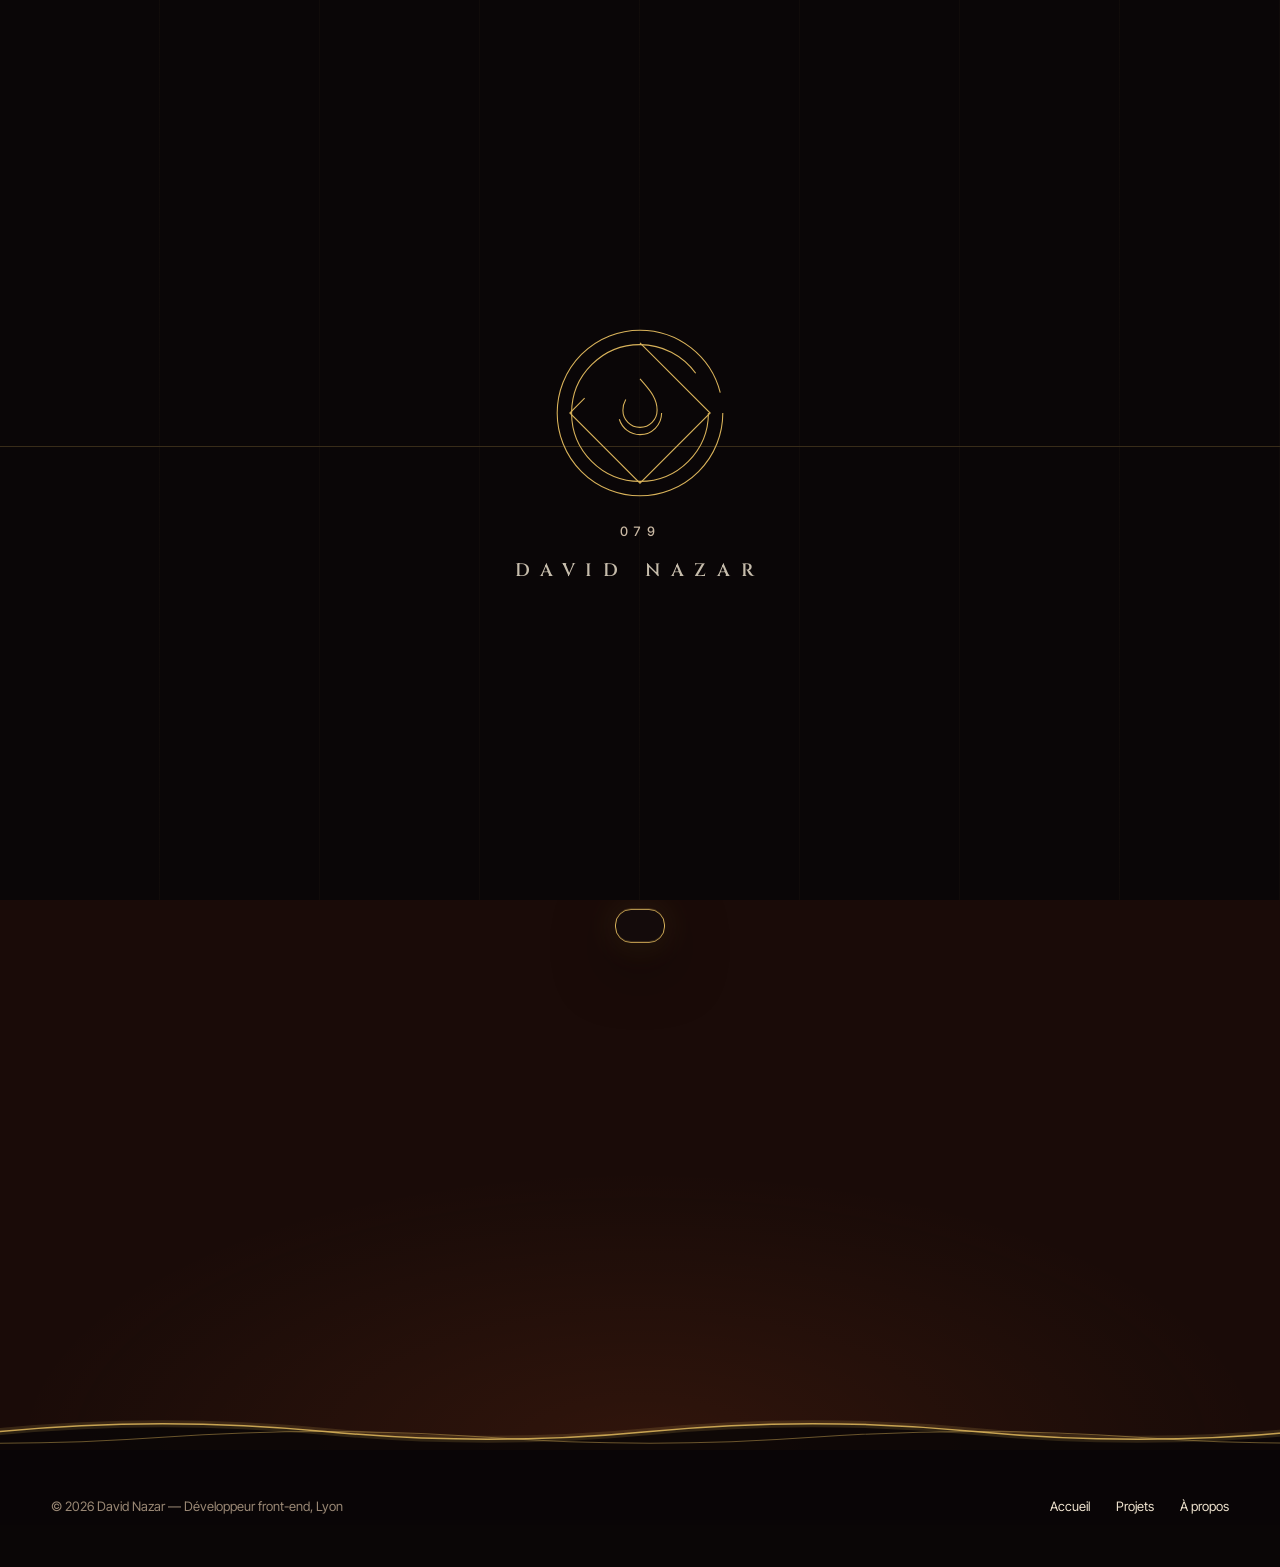
<file: contact.html>
<!doctype html>
<html lang="fr">
<head>
  <meta charset="utf-8">
  <meta name="viewport" content="width=device-width, initial-scale=1">
  <!-- page-meta -->
  <title>Contact — David Nazar, développeur front-end à Lyon</title>
  <meta name="description" content="Un projet d’intégration web, de design system ou d’animation ? Contactez David Nazar, développeur front-end à Lyon, pour un échange ou une opportunité.">
  <link rel="canonical" href="https://gandoulfe.github.io/hello/contact.html">
  <meta property="og:url" content="https://gandoulfe.github.io/hello/contact.html">
  <meta property="og:title" content="Contact — David Nazar, développeur front-end à Lyon">
  <meta property="og:description" content="Un projet d’intégration web, de design system ou d’animation ? Contactez David Nazar, développeur front-end à Lyon, pour un échange ou une opportunité.">
  <!-- /page-meta -->
  <meta name="google-site-verification" content="REPkqra78Onfc9BQPxO3hX6n6xGjOYjyO0gId1cbzaA">
  <meta property="og:type" content="website">
  <meta property="og:site_name" content="David Nazar — Développeur front-end">
  <meta property="og:locale" content="fr_FR">
  <meta property="og:image" content="https://gandoulfe.github.io/hello/img/og.jpg">
  <meta property="og:image:width" content="1200">
  <meta property="og:image:height" content="630">
  <meta property="og:image:alt" content="David Nazar, développeur front-end à Lyon">
  <meta name="twitter:card" content="summary_large_image">
  <meta name="theme-color" content="#0a0607">
  <meta name="color-scheme" content="dark">
  <link rel="icon" href="data:image/svg+xml,%3Csvg xmlns='http://www.w3.org/2000/svg' viewBox='0 0 40 40'%3E%3Crect width='40' height='40' rx='9' fill='%230a0607'/%3E%3Cpath d='M20 7c4 5 8.5 9 8.5 15.5a8.5 8.5 0 0 1-17 0c0-4.5 2.5-7.5 5-9.5 0 3 1 5 3 6.5-1-4.5-.5-8.5.5-12.5Z' fill='none' stroke='%23d8b25a' stroke-width='2'/%3E%3C/svg%3E">
  <link rel="preload" href="fonts/cinzel.woff2" as="font" type="font/woff2" crossorigin>
  <link rel="preload" href="fonts/inter-tight.woff2" as="font" type="font/woff2" crossorigin>
  <link rel="stylesheet" href="css/style.css?v=20261102213355">
  <script>document.documentElement.classList.add('fonts-pending'); setTimeout(function () { document.documentElement.classList.remove('fonts-pending'); }, 3000); try { if (localStorage.getItem('dn-calm') === '1') document.documentElement.classList.add('is-calm'); } catch (e) {}</script>
</head>
<body class="is-loading" data-barba="wrapper">
  <a class="skip-link" href="#main">Aller au contenu</a>
  <div class="sr-only" aria-live="polite" aria-atomic="true" data-announcer></div>
  <canvas id="embers" aria-hidden="true"></canvas>
  <div class="vignette" aria-hidden="true"></div>
  <div class="grain" aria-hidden="true"></div>

  <div class="cursor" aria-hidden="true">
    <div class="cursor__ring"><span class="cursor__label"></span></div>
    <div class="cursor__dot"></div>
  </div>

  <div class="loader" aria-hidden="true">
    <div class="loader__gate loader__gate--top"></div>
    <div class="loader__gate loader__gate--bottom"></div>
    <div class="loader__seam"></div>
    <div class="loader__center">
      <svg class="loader__sigil" viewBox="0 0 200 200">
        <circle cx="100" cy="100" r="92"/>
        <circle cx="100" cy="100" r="76"/>
        <path d="M100 22 178 100 100 178 22 100Z"/>
        <path d="M100 62c9 11 19 20 19 35a19 19 0 0 1-38 0c0-10 6-17 11-21 0 7 2 11 7 15-2-10-1-19 1-29Z"/>
        <circle cx="100" cy="100" r="24"/>
      </svg>
      <div class="loader__count" data-count="000"></div>
      <div class="loader__name"></div>
    </div>
  </div>

  <div class="transition" aria-hidden="true">
    <div class="transition__panel transition__panel--gold"></div>
    <div class="transition__panel transition__panel--blood"></div>
    <div class="transition__panel transition__panel--ink"></div>
    <div class="transition__card">
      <span class="transition__num">I</span>
      <div class="transition__title-mask"><span class="transition__title">Accueil</span></div>
      <span class="transition__line"></span>
      <span class="transition__hint">— la porte s'ouvre —</span>
    </div>
  </div>

  <header class="nav">
    <a href="index.html" class="nav__logo" data-magnetic aria-label="David Nazar, accueil">
      <svg viewBox="0 0 40 40" aria-hidden="true"><circle cx="20" cy="20" r="18"/><path d="M20 7c4 5 8.5 9 8.5 15.5a8.5 8.5 0 0 1-17 0c0-4.5 2.5-7.5 5-9.5 0 3 1 5 3 6.5-1-4.5-.5-8.5.5-12.5Z"/><path d="M20 31.5a3.2 3.2 0 0 1-3.2-3.2c0-2.2 1.6-3.8 3.2-5.3 1.6 1.5 3.2 3.1 3.2 5.3a3.2 3.2 0 0 1-3.2 3.2Z"/></svg>
      <span>DAVID NAZAR</span>
    </a>
    <div class="nav__right">
      <nav class="nav__links" aria-label="Navigation principale">
        <span class="nav__pill" aria-hidden="true"></span>
        <a class="nav__link" data-ns="home" href="index.html"><small aria-hidden="true">I</small>Accueil</a>
        <a class="nav__link" data-ns="projets" href="projets.html"><small aria-hidden="true">II</small>Projets</a>
        <a class="nav__link" data-ns="apropos" href="apropos.html"><small aria-hidden="true">III</small>À propos</a>
        <a class="nav__link" data-ns="contact" href="contact.html"><small aria-hidden="true">IV</small>Contact</a>
      </nav>
      <button class="nav__calm" type="button" aria-pressed="false" data-calm-toggle data-magnetic>
        <svg viewBox="0 0 24 24" aria-hidden="true"><path class="i-pause" d="M8 5v14M16 5v14"/><path class="i-play" d="M7 4.5v15l12-7.5z"/></svg>
        <span class="sr-only">Mettre en pause les animations</span>
      </button>
    </div>
    <span class="nav__progress" aria-hidden="true"></span>
  </header>

  <main id="main" tabindex="-1" class="page" data-barba="container" data-barba-namespace="contact">

    <header class="page-head" style="padding-bottom: 40px">
      <div class="wrap">
        <span class="eyebrow" data-hero-fade>IV — Contact</span>
        <h1 class="contact-title" data-weight-title aria-label="Écris-moi">Écris-moi</h1>
        <p class="lead" data-hero-fade>Un projet d’intégration, une mission, ou simplement l’envie de parler transitions ? Le passeur attend votre obole.</p>
        <p class="lead contact-intro" data-hero-fade>Développeur front-end à Lyon, j’échange volontiers sur l’intégration web, les design systems, l’accessibilité, les animations GSAP ou le développement assisté par l’IA, que ce soit pour un projet, une collaboration ou une opportunité.</p>
      </div>
    </header>

    <section class="wrap contact-grid zone zone--asphodel">
      <aside class="contact-info" data-hero-fade>
        <dl>
          <div><dt>Courriel</dt><dd><a href="contact.html" data-email="nazar.david|gmail.com" data-scramble>nazar.david [at] gmail.com</a></dd></div>
          <div><dt>Repaire</dt><dd>Lyon, Auvergne-Rhône-Alpes</dd></div>
          <div><dt>Actuellement</dt><dd>Développeur front-end chez Klee Group</dd></div>
          <div><dt>Langues</dt><dd>Français · Anglais fonctionnel</dd></div>
          <div>
            <dt>Ailleurs</dt>
            <dd class="socials">
              <a class="social" href="https://www.linkedin.com/in/david-nazar-developpeur-front/" target="_blank" rel="noopener" data-scramble data-magnetic>LinkedIn</a>
            </dd>
          </div>
        </dl>
      </aside>

      <form class="form" data-form data-mailto="nazar.david|gmail.com" novalidate data-hero-fade>
        <div class="form__row">
          <div class="field">
            <input id="f-name" name="name" type="text" placeholder=" " required autocomplete="name">
            <label for="f-name">Votre nom</label>
            <span class="field__bar"></span>
          </div>
          <div class="field">
            <input id="f-mail" name="email" type="email" placeholder=" " required autocomplete="email">
            <label for="f-mail">Votre courriel</label>
            <span class="field__bar"></span>
          </div>
        </div>
        <fieldset style="border:0;margin:0;padding:0">
          <legend class="choices-label">Type de quête</legend>
          <div class="choices">
            <label class="choice"><input type="radio" name="type" value="Intégration web" checked><span>Intégration web</span></label>
            <label class="choice"><input type="radio" name="type" value="Design system"><span>Design system</span></label>
            <label class="choice"><input type="radio" name="type" value="Animations / GSAP"><span>Animations / GSAP</span></label>
            <label class="choice"><input type="radio" name="type" value="IA / vibe coding"><span>IA / vibe coding</span></label>
            <label class="choice"><input type="radio" name="type" value="Recrutement"><span>Recrutement</span></label>
          </div>
        </fieldset>
        <div class="field">
          <textarea id="f-msg" name="message" placeholder=" " maxlength="500" required></textarea>
          <label for="f-msg">Votre message</label>
          <span class="field__bar"></span>
          <span class="field__count" data-count-chars>0 / 500</span>
        </div>
        <button type="submit" class="btn btn--blood submit" data-magnetic>
          <span class="btn__inner">Payer l’obole
            <svg class="btn__arrow" viewBox="0 0 24 24" fill="none" stroke="currentColor" stroke-width="1.6"><path d="M4 12h16M14 6l6 6-6 6"/></svg>
          </span>
          <span class="submit__state submit__spin"><span></span></span>
          <span class="submit__state submit__check"><svg viewBox="0 0 26 26"><path d="M5 13.5 10.5 19 21 7"/></svg></span>
        </button>
      </form>
    </section>

    <footer class="footer zone zone--ink">
      <div class="wrap">
        <span>© 2026 David Nazar — Développeur front-end, Lyon</span>
        <div class="footer__links"><a href="index.html">Accueil</a><a href="projets.html">Projets</a><a href="apropos.html">À propos</a></div>
      </div>
    </footer>
  </main>

  <div class="toast" role="status" aria-live="polite"></div>

  <script src="js/vendor/gsap.min.js" defer></script>
  <script src="js/vendor/ScrollTrigger.min.js" defer></script>
  <script src="js/vendor/SplitText.min.js" defer></script>
  <script src="js/vendor/Flip.min.js" defer></script>
  <script src="js/vendor/lenis.min.js" defer></script>
  <script src="js/vendor/barba.umd.js" defer></script>
  <script src="js/main.js?v=20261102213355" defer></script>
</body>
</html>
</file>
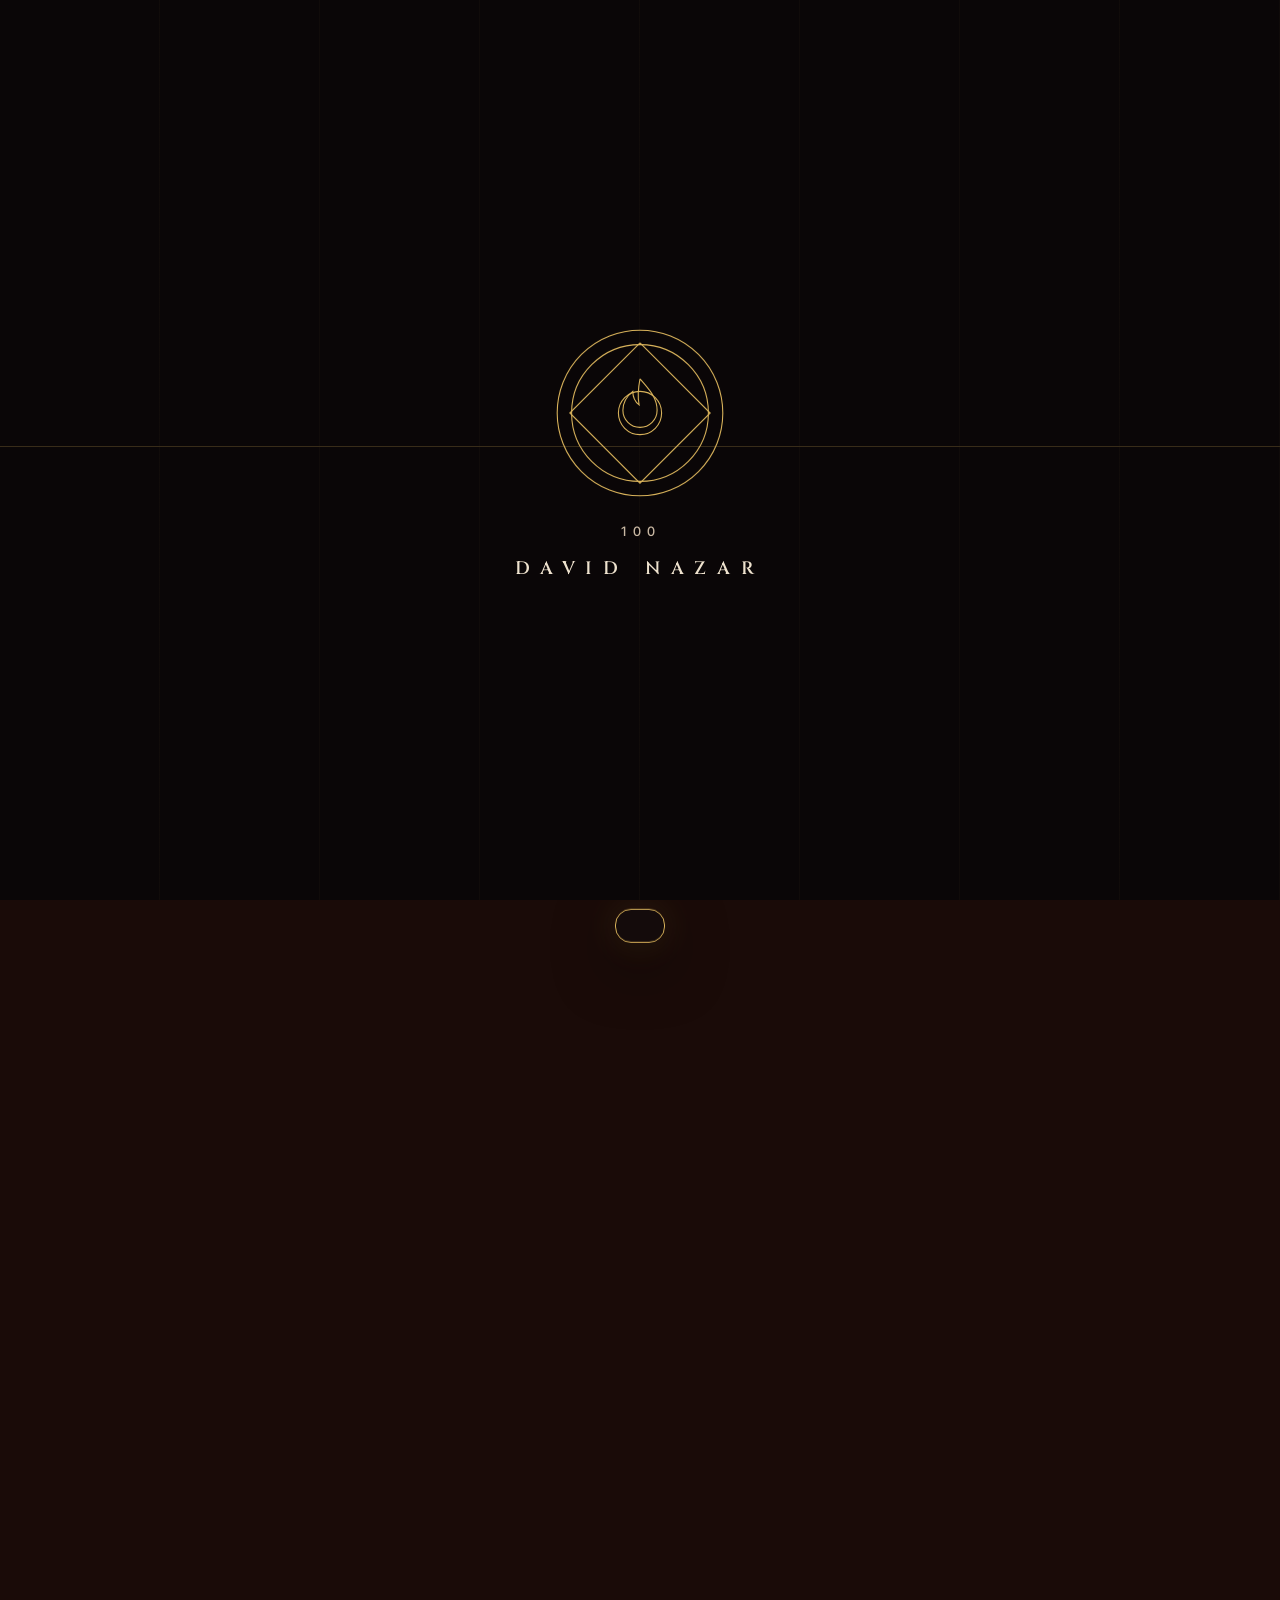
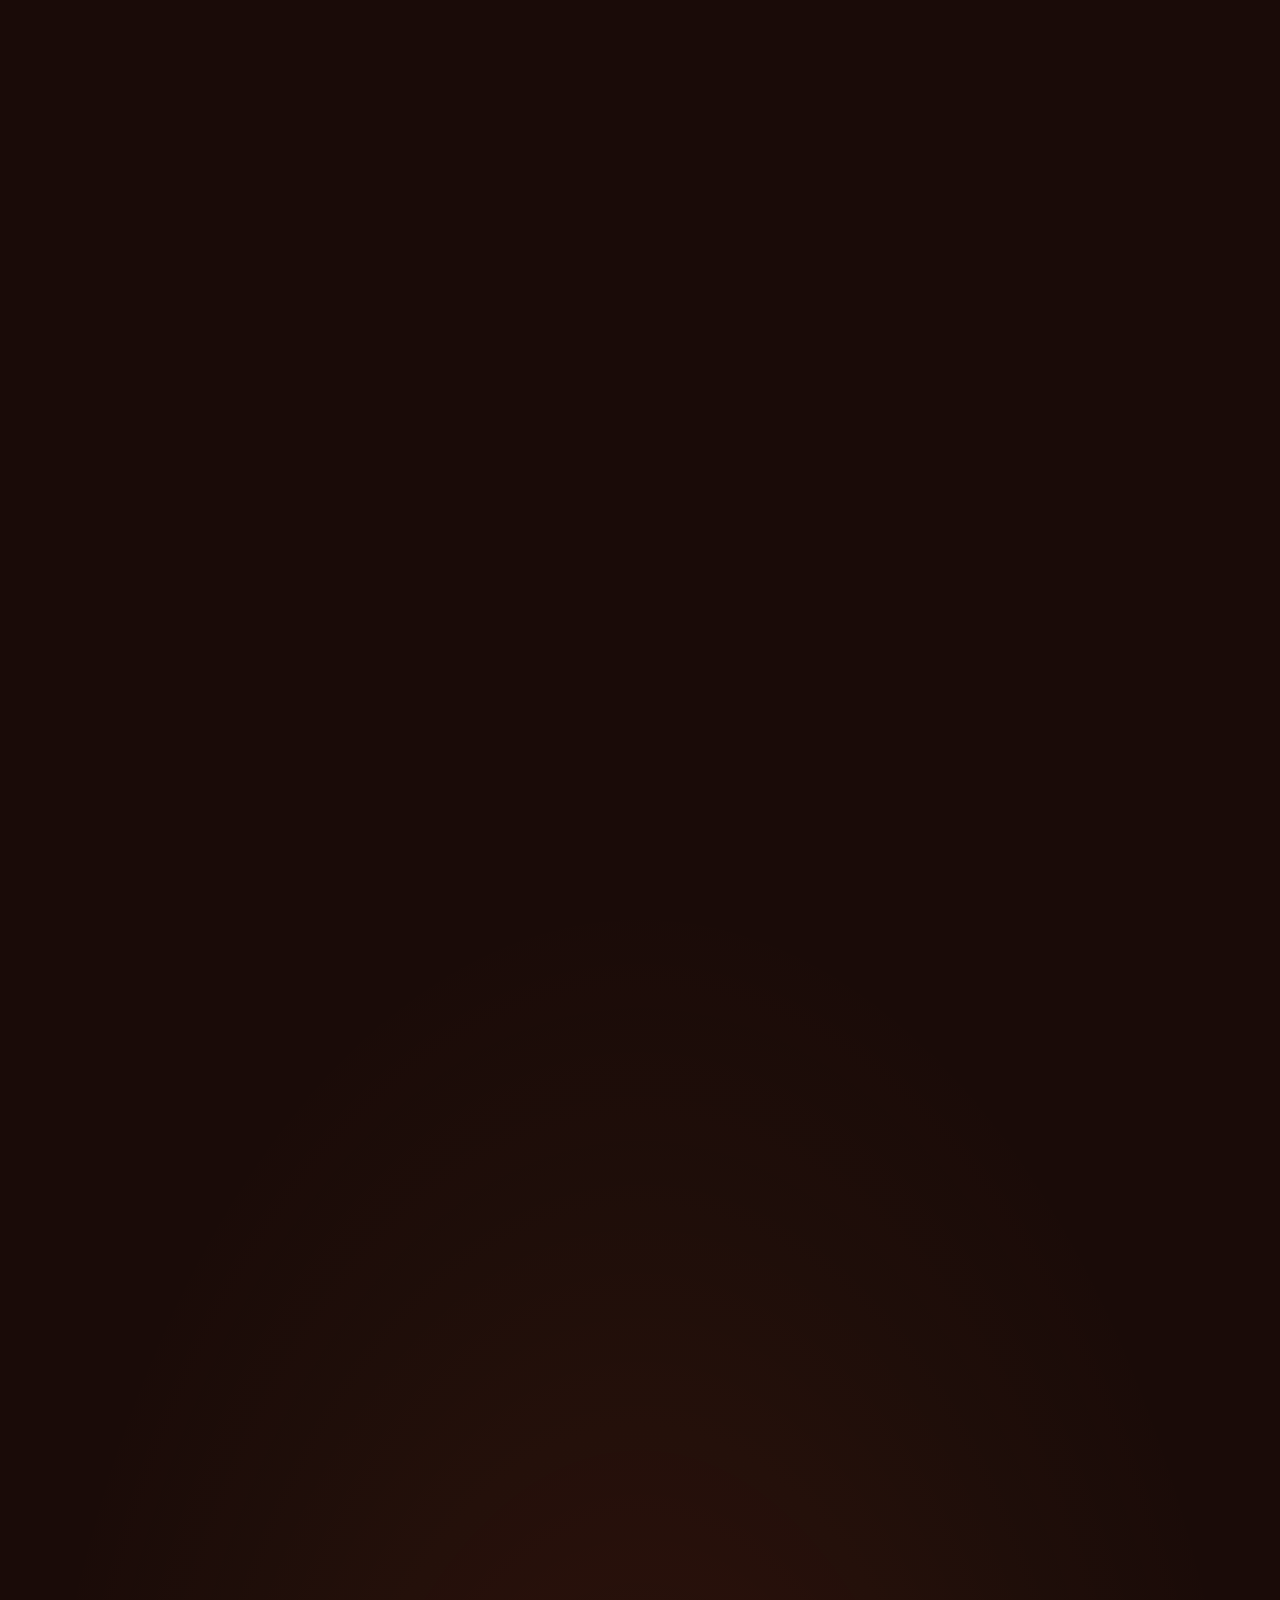
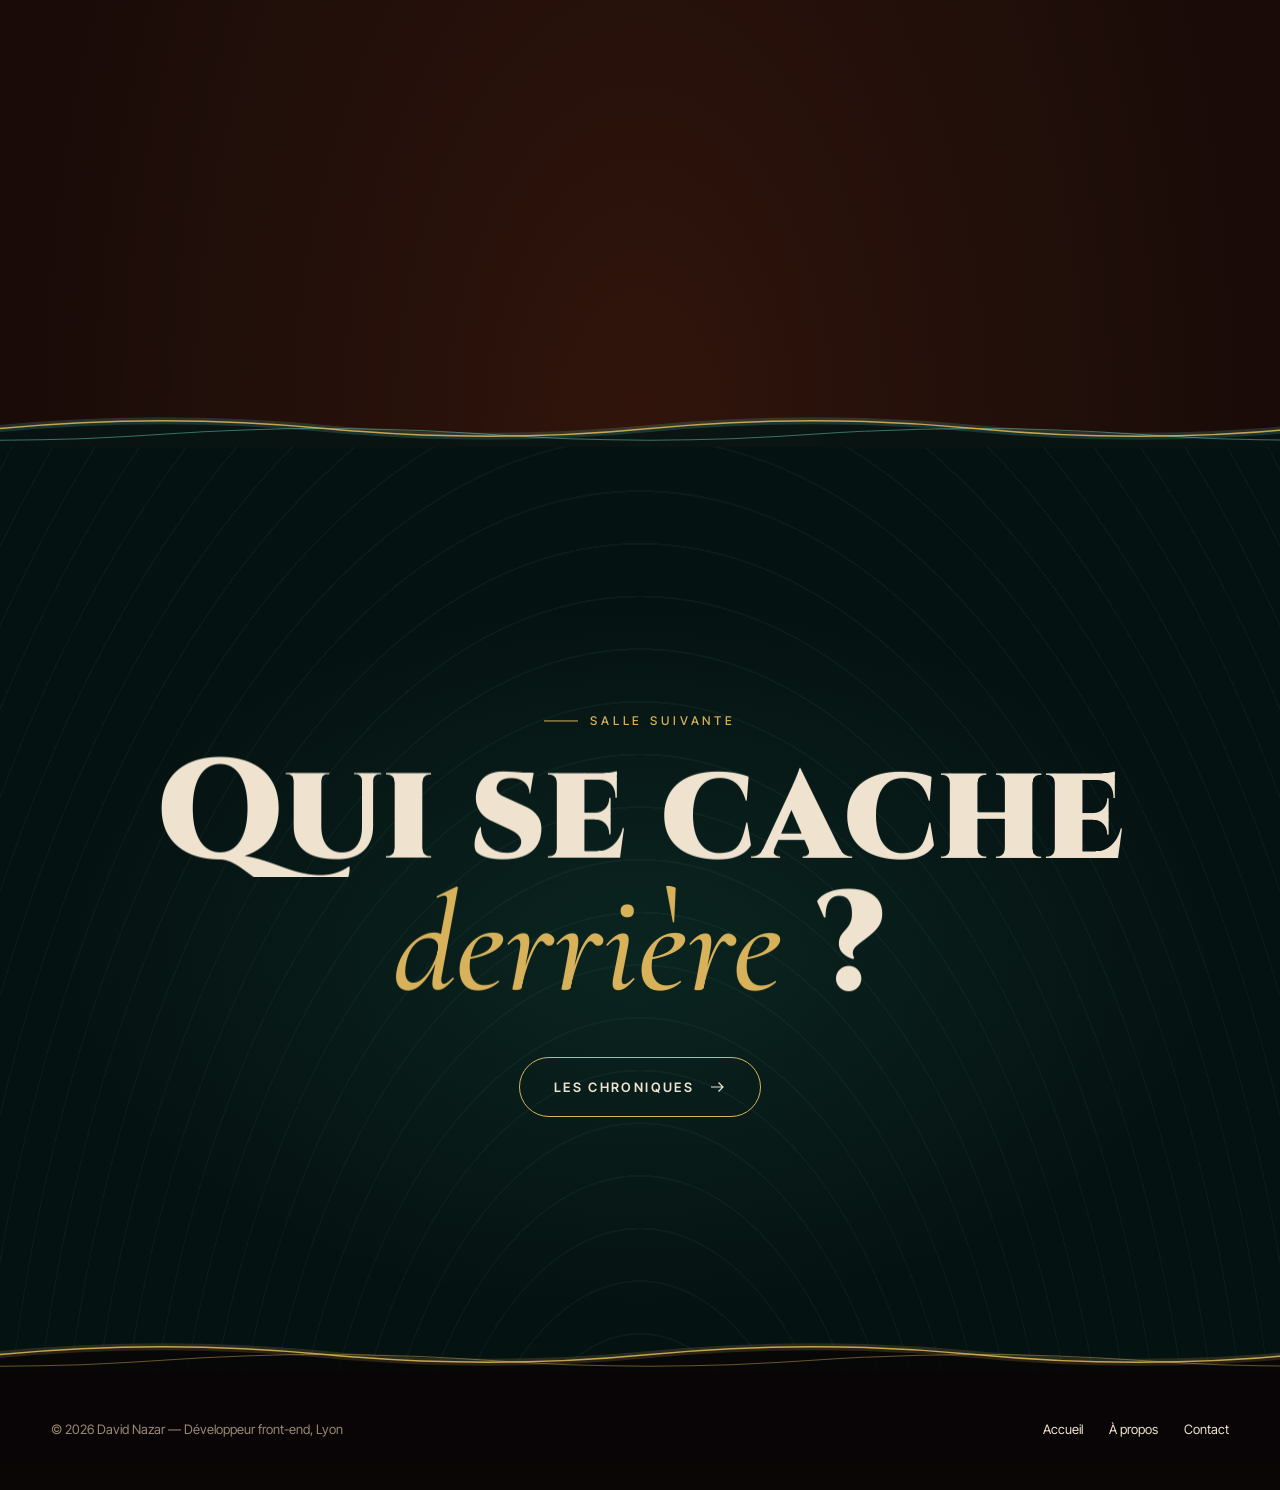
<file: projets.html>
<!doctype html>
<html lang="fr">
<head>
  <meta charset="utf-8">
  <meta name="viewport" content="width=device-width, initial-scale=1">
  <!-- page-meta -->
  <title>Projets et références front-end — David Nazar, Lyon</title>
  <meta name="description" content="Design system du Groupe SEB, refonte de LDLC.com, Chanel, Bioderma, Casino… Les projets d’intégration web de David Nazar chez SQLI puis Klee Group.">
  <link rel="canonical" href="https://gandoulfe.github.io/hello/projets.html">
  <meta property="og:url" content="https://gandoulfe.github.io/hello/projets.html">
  <meta property="og:title" content="Projets et références front-end — David Nazar, Lyon">
  <meta property="og:description" content="Design system du Groupe SEB, refonte de LDLC.com, Chanel, Bioderma, Casino… Les projets d’intégration web de David Nazar chez SQLI puis Klee Group.">
  <!-- /page-meta -->
  <meta name="google-site-verification" content="REPkqra78Onfc9BQPxO3hX6n6xGjOYjyO0gId1cbzaA">
  <meta property="og:type" content="website">
  <meta property="og:site_name" content="David Nazar — Développeur front-end">
  <meta property="og:locale" content="fr_FR">
  <meta property="og:image" content="https://gandoulfe.github.io/hello/img/og.jpg">
  <meta property="og:image:width" content="1200">
  <meta property="og:image:height" content="630">
  <meta property="og:image:alt" content="David Nazar, développeur front-end à Lyon">
  <meta name="twitter:card" content="summary_large_image">
  <meta name="theme-color" content="#0a0607">
  <meta name="color-scheme" content="dark">
  <link rel="icon" href="data:image/svg+xml,%3Csvg xmlns='http://www.w3.org/2000/svg' viewBox='0 0 40 40'%3E%3Crect width='40' height='40' rx='9' fill='%230a0607'/%3E%3Cpath d='M20 7c4 5 8.5 9 8.5 15.5a8.5 8.5 0 0 1-17 0c0-4.5 2.5-7.5 5-9.5 0 3 1 5 3 6.5-1-4.5-.5-8.5.5-12.5Z' fill='none' stroke='%23d8b25a' stroke-width='2'/%3E%3C/svg%3E">
  <link rel="preload" href="fonts/cinzel.woff2" as="font" type="font/woff2" crossorigin>
  <link rel="preload" href="fonts/inter-tight.woff2" as="font" type="font/woff2" crossorigin>
  <link rel="stylesheet" href="css/style.css?v=20261102213355">
  <script>document.documentElement.classList.add('fonts-pending'); setTimeout(function () { document.documentElement.classList.remove('fonts-pending'); }, 3000); try { if (localStorage.getItem('dn-calm') === '1') document.documentElement.classList.add('is-calm'); } catch (e) {}</script>
</head>
<body class="is-loading" data-barba="wrapper">
  <a class="skip-link" href="#main">Aller au contenu</a>
  <div class="sr-only" aria-live="polite" aria-atomic="true" data-announcer></div>
  <canvas id="embers" aria-hidden="true"></canvas>
  <div class="vignette" aria-hidden="true"></div>
  <div class="grain" aria-hidden="true"></div>

  <div class="cursor" aria-hidden="true">
    <div class="cursor__ring"><span class="cursor__label"></span></div>
    <div class="cursor__dot"></div>
  </div>

  <div class="loader" aria-hidden="true">
    <div class="loader__gate loader__gate--top"></div>
    <div class="loader__gate loader__gate--bottom"></div>
    <div class="loader__seam"></div>
    <div class="loader__center">
      <svg class="loader__sigil" viewBox="0 0 200 200">
        <circle cx="100" cy="100" r="92"/>
        <circle cx="100" cy="100" r="76"/>
        <path d="M100 22 178 100 100 178 22 100Z"/>
        <path d="M100 62c9 11 19 20 19 35a19 19 0 0 1-38 0c0-10 6-17 11-21 0 7 2 11 7 15-2-10-1-19 1-29Z"/>
        <circle cx="100" cy="100" r="24"/>
      </svg>
      <div class="loader__count" data-count="000"></div>
      <div class="loader__name"></div>
    </div>
  </div>

  <div class="transition" aria-hidden="true">
    <div class="transition__panel transition__panel--gold"></div>
    <div class="transition__panel transition__panel--blood"></div>
    <div class="transition__panel transition__panel--ink"></div>
    <div class="transition__card">
      <span class="transition__num">I</span>
      <div class="transition__title-mask"><span class="transition__title">Accueil</span></div>
      <span class="transition__line"></span>
      <span class="transition__hint">— la porte s'ouvre —</span>
    </div>
  </div>

  <header class="nav">
    <a href="index.html" class="nav__logo" data-magnetic aria-label="David Nazar, accueil">
      <svg viewBox="0 0 40 40" aria-hidden="true"><circle cx="20" cy="20" r="18"/><path d="M20 7c4 5 8.5 9 8.5 15.5a8.5 8.5 0 0 1-17 0c0-4.5 2.5-7.5 5-9.5 0 3 1 5 3 6.5-1-4.5-.5-8.5.5-12.5Z"/><path d="M20 31.5a3.2 3.2 0 0 1-3.2-3.2c0-2.2 1.6-3.8 3.2-5.3 1.6 1.5 3.2 3.1 3.2 5.3a3.2 3.2 0 0 1-3.2 3.2Z"/></svg>
      <span>DAVID NAZAR</span>
    </a>
    <div class="nav__right">
      <nav class="nav__links" aria-label="Navigation principale">
        <span class="nav__pill" aria-hidden="true"></span>
        <a class="nav__link" data-ns="home" href="index.html"><small aria-hidden="true">I</small>Accueil</a>
        <a class="nav__link" data-ns="projets" href="projets.html"><small aria-hidden="true">II</small>Projets</a>
        <a class="nav__link" data-ns="apropos" href="apropos.html"><small aria-hidden="true">III</small>À propos</a>
        <a class="nav__link" data-ns="contact" href="contact.html"><small aria-hidden="true">IV</small>Contact</a>
      </nav>
      <button class="nav__calm" type="button" aria-pressed="false" data-calm-toggle data-magnetic>
        <svg viewBox="0 0 24 24" aria-hidden="true"><path class="i-pause" d="M8 5v14M16 5v14"/><path class="i-play" d="M7 4.5v15l12-7.5z"/></svg>
        <span class="sr-only">Mettre en pause les animations</span>
      </button>
    </div>
    <span class="nav__progress" aria-hidden="true"></span>
  </header>

  <main id="main" tabindex="-1" class="page" data-barba="container" data-barba-namespace="projets">

    <header class="page-head">
      <div class="wrap">
        <span class="eyebrow" data-hero-fade>II — Projets &amp; références clients</span>
        <h1 class="page-head__title" data-hero-lines>Les <span class="serif">chambres</span></h1>
        <div class="page-head__row">
          <p class="lead" data-hero-fade>Douze salles traversées : des marques pour lesquelles j’ai intégré des interfaces, chez SQLI puis chez Klee Group — et ce site, forgé avec l’IA.</p>
          <span class="eyebrow" data-hero-fade>2014 — 2026</span>
        </div>
      </div>
    </header>

    <div class="wrap zone zone--asphodel">
      <div class="toolbar" data-hero-fade>
        <div class="toolbar__group">
        <span class="toolbar__label" aria-hidden="true">Filtrer</span>
        <div class="segmented" data-filter role="group" aria-label="Filtrer les références">
          <span class="segmented__pill" aria-hidden="true"></span>
          <button class="is-active" data-value="all">Tout</button>
          <button data-value="ecommerce">E-commerce & tech</button>
          <button data-value="conso">Conso & luxe</button>
          <button data-value="assurance">Assurance</button>
          <button data-value="services">Industrie & services</button>
          <button data-value="ia">IA</button>
        </div>
        </div>
        <div class="toolbar__group">
        <div class="segmented" data-view role="group" aria-label="Affichage">
          <span class="segmented__pill" aria-hidden="true"></span>
          <button class="is-active" data-value="list">Liste</button>
          <button data-value="grid">Grille</button>
        </div>
        </div>
      </div>

      <ul class="works" data-works data-hero-stagger>
        <li class="work" data-cat="ia" data-hue="315" data-desc="Ce site : conçu en vibe coding avec Claude Code. Transitions Barba + GSAP, passes accessibilité et écoconception, code Konami." data-cursor="Voir">
          <span class="work__fill"></span>
          <div class="work__inner">
            <div class="art work__art" style="--h:315" data-num="✦"></div>
            <span class="work__num">✦</span>
            <h2 class="work__title">Ce portfolio</h2>
            <span class="work__type">Vibe coding · Claude Code</span>
            <span class="work__year">IA</span>
            <p class="work__desc">Ce site : conçu en vibe coding avec Claude Code. Transitions Barba + GSAP, passes accessibilité et écoconception, code Konami.</p>
          </div>
        </li>
        <li class="work" data-cat="conso" data-hue="0" data-desc="Refonte de tous les sites du groupe : design system Angular + Storybook pour générer les sites à la volée. Premier site : Moulinex.fr." data-cursor="Voir">
          <span class="work__fill"></span>
          <div class="work__inner">
            <div class="art work__art" style="--h:0" data-num="I"></div>
            <span class="work__num">I</span>
            <h2 class="work__title">Groupe SEB</h2>
            <span class="work__type">Design system</span>
            <span class="work__year">SQLI</span>
            <p class="work__desc">Refonte de tous les sites du groupe : design system Angular + Storybook pour générer les sites à la volée. Premier site : Moulinex.fr.</p>
          </div>
        </li>
        <li class="work" data-cat="ecommerce" data-hue="210" data-desc="Seul intégrateur sur la refonte d’un site qui génère plusieurs millions par jour : templates Symfony, découpage en composants indépendants." data-cursor="Voir">
          <span class="work__fill"></span>
          <div class="work__inner">
            <div class="art work__art" style="--h:210" data-num="II"></div>
            <span class="work__num">II</span>
            <h2 class="work__title">LDLC.com</h2>
            <span class="work__type">Refonte e-commerce</span>
            <span class="work__year">SQLI</span>
            <p class="work__desc">Seul intégrateur sur la refonte d’un site qui génère plusieurs millions par jour : templates Symfony, découpage en composants indépendants.</p>
          </div>
        </li>
        <li class="work" data-cat="services" data-hue="18" data-desc="Intégration et développement front-end, en mode hybride à Lyon, depuis octobre 2022." data-cursor="Voir">
          <span class="work__fill"></span>
          <div class="work__inner">
            <div class="art work__art" style="--h:18" data-num="III"></div>
            <span class="work__num">III</span>
            <h2 class="work__title">Klee Group</h2>
            <span class="work__type">Applications web</span>
            <span class="work__year">Klee</span>
            <p class="work__desc">Intégration et développement front-end, en mode hybride à Lyon, depuis octobre 2022.</p>
          </div>
        </li>
        <li class="work" data-cat="conso" data-hue="42" data-desc="Intégration web pour une maison de luxe." data-cursor="Voir">
          <span class="work__fill"></span>
          <div class="work__inner">
            <div class="art work__art" style="--h:42" data-num="IV"></div>
            <span class="work__num">IV</span>
            <h2 class="work__title">Chanel</h2>
            <span class="work__type">Luxe</span>
            <span class="work__year">SQLI</span>
            <p class="work__desc">Intégration web pour une maison de luxe.</p>
          </div>
        </li>
        <li class="work" data-cat="conso" data-hue="330" data-desc="Intégration web pour une marque de soin grand public." data-cursor="Voir">
          <span class="work__fill"></span>
          <div class="work__inner">
            <div class="art work__art" style="--h:330" data-num="V"></div>
            <span class="work__num">V</span>
            <h2 class="work__title">Bioderma</h2>
            <span class="work__type">Dermo-cosmétique</span>
            <span class="work__year">SQLI</span>
            <p class="work__desc">Intégration web pour une marque de soin grand public.</p>
          </div>
        </li>
        <li class="work" data-cat="ecommerce" data-hue="350" data-desc="Intégration et développement front sur des projets de grande envergure." data-cursor="Voir">
          <span class="work__fill"></span>
          <div class="work__inner">
            <div class="art work__art" style="--h:350" data-num="VI"></div>
            <span class="work__num">VI</span>
            <h2 class="work__title">Groupe Casino</h2>
            <span class="work__type">Grande distribution</span>
            <span class="work__year">SQLI</span>
            <p class="work__desc">Intégration et développement front sur des projets de grande envergure.</p>
          </div>
        </li>
        <li class="work" data-cat="ecommerce" data-hue="268" data-desc="Intégration web pour un média tech." data-cursor="Voir">
          <span class="work__fill"></span>
          <div class="work__inner">
            <div class="art work__art" style="--h:268" data-num="VII"></div>
            <span class="work__num">VII</span>
            <h2 class="work__title">Hardware.fr</h2>
            <span class="work__type">Média high-tech</span>
            <span class="work__year">SQLI</span>
            <p class="work__desc">Intégration web pour un média tech.</p>
          </div>
        </li>
        <li class="work" data-cat="services" data-hue="160" data-desc="Intégration web pour un acteur de l’eau et des déchets." data-cursor="Voir">
          <span class="work__fill"></span>
          <div class="work__inner">
            <div class="art work__art" style="--h:160" data-num="VIII"></div>
            <span class="work__num">VIII</span>
            <h2 class="work__title">Suez</h2>
            <span class="work__type">Environnement</span>
            <span class="work__year">SQLI</span>
            <p class="work__desc">Intégration web pour un acteur de l’eau et des déchets.</p>
          </div>
        </li>
        <li class="work" data-cat="assurance" data-hue="196" data-desc="Intégration web pour une assurance maladie." data-cursor="Voir">
          <span class="work__fill"></span>
          <div class="work__inner">
            <div class="art work__art" style="--h:196" data-num="IX"></div>
            <span class="work__num">IX</span>
            <h2 class="work__title">Assura</h2>
            <span class="work__type">Assurance santé</span>
            <span class="work__year">SQLI</span>
            <p class="work__desc">Intégration web pour une assurance maladie.</p>
          </div>
        </li>
        <li class="work" data-cat="assurance" data-hue="300" data-desc="Intégration web pour un groupe de protection sociale." data-cursor="Voir">
          <span class="work__fill"></span>
          <div class="work__inner">
            <div class="art work__art" style="--h:300" data-num="X"></div>
            <span class="work__num">X</span>
            <h2 class="work__title">Radiance</h2>
            <span class="work__type">Protection sociale</span>
            <span class="work__year">SQLI</span>
            <p class="work__desc">Intégration web pour un groupe de protection sociale.</p>
          </div>
        </li>
        <li class="work" data-cat="services" data-hue="30" data-desc="Intégration web pour un constructeur de grues." data-cursor="Voir">
          <span class="work__fill"></span>
          <div class="work__inner">
            <div class="art work__art" style="--h:30" data-num="XI"></div>
            <span class="work__num">XI</span>
            <h2 class="work__title">Manitowoc</h2>
            <span class="work__type">Industrie</span>
            <span class="work__year">SQLI</span>
            <p class="work__desc">Intégration web pour un constructeur de grues.</p>
          </div>
        </li>
      </ul>
    </div>

    <div class="preview" aria-hidden="true"><div class="art"></div><p class="preview__desc"></p></div>

    <section class="cta zone zone--styx">
      <div class="wrap">
        <span class="eyebrow" data-reveal>Salle suivante</span>
        <h2 class="cta__title" data-split-lines>Qui se cache<br><span class="serif">derrière</span>&nbsp;?</h2>
        <a href="apropos.html" class="btn" data-magnetic data-cursor="Lire">
          <span class="btn__inner">Les chroniques
            <svg class="btn__arrow" viewBox="0 0 24 24" fill="none" stroke="currentColor" stroke-width="1.6"><path d="M4 12h16M14 6l6 6-6 6"/></svg>
          </span>
        </a>
      </div>
    </section>

    <footer class="footer zone zone--ink">
      <div class="wrap">
        <span>© 2026 David Nazar — Développeur front-end, Lyon</span>
        <div class="footer__links"><a href="index.html">Accueil</a><a href="apropos.html">À propos</a><a href="contact.html">Contact</a></div>
      </div>
    </footer>
  </main>

  <div class="toast" role="status" aria-live="polite"></div>

  <script src="js/vendor/gsap.min.js" defer></script>
  <script src="js/vendor/ScrollTrigger.min.js" defer></script>
  <script src="js/vendor/SplitText.min.js" defer></script>
  <script src="js/vendor/Flip.min.js" defer></script>
  <script src="js/vendor/lenis.min.js" defer></script>
  <script src="js/vendor/barba.umd.js" defer></script>
  <script src="js/main.js?v=20261102213355" defer></script>
</body>
</html>
</file>
<file: css/style.css>
/* Polices auto-hébergées (Google Fonts, licence OFL) : fichiers variables, sous-ensemble latin */
@font-face {
  font-family: 'Cinzel';
  font-style: normal;
  font-weight: 400 900;
  font-display: swap;
  src: url(../fonts/cinzel.woff2) format('woff2');
  unicode-range: U+0000-00FF, U+0131, U+0152-0153, U+02BB-02BC, U+02C6, U+02DA, U+02DC, U+0304, U+0308, U+0329, U+2000-206F, U+20AC, U+2122, U+2191, U+2193, U+2212, U+2215, U+FEFF, U+FFFD;
}
@font-face {
  font-family: 'Cormorant Garamond';
  font-style: italic;
  font-weight: 400 500;
  font-display: swap;
  src: url(../fonts/cormorant-garamond-italic.woff2) format('woff2');
  unicode-range: U+0000-00FF, U+0131, U+0152-0153, U+02BB-02BC, U+02C6, U+02DA, U+02DC, U+0304, U+0308, U+0329, U+2000-206F, U+20AC, U+2122, U+2191, U+2193, U+2212, U+2215, U+FEFF, U+FFFD;
}
@font-face {
  font-family: 'Inter Tight';
  font-style: normal;
  font-weight: 400 600;
  font-display: swap;
  src: url(../fonts/inter-tight.woff2) format('woff2');
  unicode-range: U+0000-00FF, U+0131, U+0152-0153, U+02BB-02BC, U+02C6, U+02DA, U+02DC, U+0304, U+0308, U+0329, U+2000-206F, U+20AC, U+2122, U+2191, U+2193, U+2212, U+2215, U+FEFF, U+FFFD;
}

/* ==========================================================================
   David Nazar — portfolio factice
   Direction artistique : Hades I/II × Castlevania × micro-interactions Apple
   ========================================================================== */

:root {
  --ink: #0a0607;
  --ink-2: #140c0d;
  --ink-3: #1e1213;
  --blood: #a3122a;
  --blood-2: #5e0a16;
  --ember: #ff6a2b;
  --gold: #d8b25a;
  --gold-2: #f3d98b;
  --bone: #efe3cf;
  --muted: #9a8875;
  --violet: #3b1d4d;
  --line: rgba(216, 178, 90, 0.22);

  --f-display: "Cinzel", "Times New Roman", serif;
  --f-serif: "Cormorant Garamond", Georgia, serif;
  --f-ui: "Inter Tight", system-ui, sans-serif;

  --ease-out: cubic-bezier(0.16, 1, 0.3, 1);
  --ease-io: cubic-bezier(0.87, 0, 0.13, 1);
  --gutter: clamp(16px, 4vw, 64px);
  --nav-h: 76px;
}

*,
*::before,
*::after { box-sizing: border-box; }

/* clip (et non hidden) : coupe les débordements décoratifs sans créer de conteneur de défilement, donc sans casser position: sticky */
html { -webkit-text-size-adjust: 100%; overflow-x: clip; }
html.lenis, html.lenis body { height: auto; }
.lenis.lenis-smooth { scroll-behavior: auto !important; }
.lenis.lenis-stopped { overflow: hidden; }

body {
  margin: 0;
  background: var(--ink);
  color: var(--bone);
  font-family: var(--f-ui);
  font-size: 16px;
  line-height: 1.6;
  -webkit-font-smoothing: antialiased;
  overflow-x: clip;
}
body.is-loading { overflow: hidden; }

a { color: inherit; text-decoration: none; }
button { font: inherit; color: inherit; background: none; border: 0; cursor: pointer; }
img, svg { display: block; max-width: 100%; }
::selection { background: var(--blood); color: var(--bone); }

@media (hover: hover) and (pointer: fine) {
  body, a, button, input, textarea { cursor: none; }
}

/* ---------- Ambiance globale ---------- */
.vignette {
  position: fixed; inset: 0; z-index: 2; pointer-events: none;
  background:
    radial-gradient(120% 80% at 50% 0%, rgba(163, 18, 42, 0.16), transparent 60%),
    radial-gradient(100% 100% at 50% 50%, transparent 55%, rgba(0, 0, 0, 0.75) 100%);
}
.grain {
  /* Grain statique : pas d'animation plein écran permanente (sobriété) */
  position: fixed; inset: 0; z-index: 90; pointer-events: none; opacity: 0.07;
  background-image: url("data:image/svg+xml;utf8,<svg xmlns='http://www.w3.org/2000/svg' width='220' height='220'><filter id='n'><feTurbulence type='fractalNoise' baseFrequency='.85' numOctaves='3' stitchTiles='stitch'/></filter><rect width='100%' height='100%' filter='url(%23n)'/></svg>");
}

/* ---------- Accessibilité : lien d'évitement, mode calme ---------- */
.skip-link {
  position: fixed; top: 12px; left: 12px; z-index: 300; padding: 12px 20px; border-radius: 999px;
  background: var(--gold); color: var(--ink); font: 600 14px/1 var(--f-ui);
  transform: translateY(-200%); transition: transform 0.3s var(--ease-out);
}
.skip-link:focus { transform: none; }
main:focus { outline: none; }
/* Perf : pas de décalage de mise en page pendant le chargement des polices (CLS) */
.fonts-pending main { visibility: hidden; }

.is-calm *, .is-calm *::before, .is-calm *::after,
.is-offscreen, .is-offscreen *, .is-offscreen *::before, .is-offscreen *::after { animation-play-state: paused !important; }
.is-calm #embers { display: none; }
.is-calm .cursor { display: none; }
.is-calm body, .is-calm a, .is-calm button, .is-calm input, .is-calm textarea { cursor: auto; }
.is-calm a, .is-calm button { cursor: pointer; }
#embers { position: fixed; inset: 0; z-index: 1; pointer-events: none; }

/* ---------- Curseur ---------- */
.cursor { position: fixed; top: 0; left: 0; z-index: 200; pointer-events: none; }
.cursor__dot,
.cursor__ring { position: fixed; top: 0; left: 0; border-radius: 50%; }
.cursor__dot { width: 6px; height: 6px; background: var(--gold-2); box-shadow: 0 0 12px var(--ember); }
.cursor__ring {
  width: 38px; height: 38px; border: 1px solid rgba(243, 217, 139, 0.55);
  display: grid; place-items: center;
  transition: width 0.45s var(--ease-out), height 0.45s var(--ease-out), background 0.45s, border-color 0.45s;
}
.cursor__label {
  font: 600 11px/1 var(--f-ui); letter-spacing: 0.14em; text-transform: uppercase;
  color: var(--ink); opacity: 0; transform: scale(0.6); transition: 0.35s var(--ease-out);
}
.cursor.is-hover .cursor__ring { width: 64px; height: 64px; border-color: var(--gold); background: rgba(216, 178, 90, 0.08); }
.cursor.is-label .cursor__ring { width: 92px; height: 92px; background: var(--gold); border-color: var(--gold); }
.cursor.is-label .cursor__label { opacity: 1; transform: scale(1); }
.cursor.is-down .cursor__ring { width: 28px; height: 28px; }
@media (hover: none), (pointer: coarse) { .cursor { display: none; } }

/* ---------- Loader (portes du château) ---------- */
.loader { position: fixed; inset: 0; z-index: 150; display: grid; place-items: center; pointer-events: none; }
.loader__gate { position: absolute; left: 0; right: 0; height: 50.5%; background: var(--ink); }
.loader__gate--top { top: 0; border-bottom: 1px solid var(--line); }
.loader__gate--bottom { bottom: 0; border-top: 1px solid var(--line); }
.loader__gate::after {
  content: ""; position: absolute; inset: 0; opacity: 0.5;
  background: repeating-linear-gradient(90deg, transparent 0 calc(12.5% - 1px), rgba(216, 178, 90, 0.06) calc(12.5% - 1px) 12.5%);
}
.loader__seam { position: absolute; left: 0; right: 0; top: 50%; height: 2px; background: linear-gradient(90deg, transparent, var(--gold-2), var(--ember), var(--gold-2), transparent); transform: scaleX(0); box-shadow: 0 0 30px var(--ember); }
.loader__center { position: relative; display: grid; justify-items: center; gap: 22px; }
.loader__sigil { width: min(180px, 42vw); height: auto; overflow: visible; }
.loader__sigil path, .loader__sigil circle { fill: none; stroke: var(--gold); stroke-width: 1.2; }
.loader__count { font: 500 13px/1 var(--f-ui); letter-spacing: 0.4em; color: #c9b8a3; font-variant-numeric: tabular-nums; }
.loader__name { font: 600 clamp(14px, 1.6vw, 18px)/1 var(--f-display); letter-spacing: 0.6em; color: var(--bone); opacity: 0; }
/* Texte décoratif en contenu généré : déjà masqué aux lecteurs d’écran, il n’a pas à être audité pendant son fondu */
.loader__count::before { content: attr(data-count); }
.loader__name::before { content: "DAVID NAZAR"; }

/* ---------- Transition de page ---------- */
.transition { position: fixed; inset: 0; z-index: 140; pointer-events: none; visibility: hidden; overflow: hidden; }
.transition__panel { position: absolute; top: -5%; bottom: -5%; left: -40vw; width: 180vw; will-change: transform; }
.transition__panel--gold { background: linear-gradient(90deg, var(--gold-2), var(--gold)); }
.transition__panel--blood { background: linear-gradient(90deg, var(--blood-2), var(--blood) 60%, var(--blood-2)); }
.transition__panel--ink {
  background:
    radial-gradient(60% 50% at 50% 50%, rgba(163, 18, 42, 0.25), transparent 70%),
    var(--ink);
}
.transition__layer { position: absolute; inset: 0; }

/* Portes du château : elles se rejoignent sur --seam-y (le filet sous le titre, posé en JS) */
.transition__gates { --seam-y: 50%; }
.transition__gate {
  position: absolute; left: 0; right: 0; height: calc(var(--seam-y) + 2px);
  background:
    repeating-linear-gradient(90deg, transparent 0 calc(12.5% - 2px), rgba(216, 178, 90, 0.12) calc(12.5% - 2px) 12.5%),
    linear-gradient(180deg, #160b0c, var(--ink));
  transform: translateY(-100%);
}
.transition__gate--top { top: 0; border-bottom: 2px solid var(--gold); box-shadow: 0 10px 40px rgba(0, 0, 0, 0.8); }
.transition__gate--bottom { bottom: 0; height: calc(100% - var(--seam-y) + 2px); border-top: 2px solid var(--gold); background: repeating-linear-gradient(90deg, transparent 0 calc(12.5% - 2px), rgba(216, 178, 90, 0.12) calc(12.5% - 2px) 12.5%), linear-gradient(0deg, #160b0c, var(--ink)); transform: translateY(100%); }
.transition__seam { position: absolute; left: 0; right: 0; top: var(--seam-y); height: 3px; margin-top: -1px; background: linear-gradient(90deg, transparent, var(--gold-2), var(--ember), var(--gold-2), transparent); box-shadow: 0 0 40px var(--ember), 0 0 90px var(--blood); transform: scaleX(0); }

/* Éclipse */
.transition__iris { position: absolute; inset: 0; clip-path: circle(0 at 50% 50%); }
.transition__iris--gold { background: radial-gradient(circle, var(--gold-2), var(--gold) 60%, var(--ember)); }
.transition__iris--ink { background: radial-gradient(70% 60% at 50% 50%, rgba(163, 18, 42, 0.35), transparent 70%), var(--ink); }

/* Vitraux */
.transition__blinds { display: flex; }
.transition__blind { flex: 1; transform: scaleY(0); background: linear-gradient(180deg, var(--ink), #170a0c); border-right: 1px solid rgba(216, 178, 90, 0.18); }
.transition__blind:nth-child(odd) { background: linear-gradient(180deg, var(--blood-2), var(--ink) 70%); }
.transition__card { position: absolute; inset: 0; display: grid; place-content: center; justify-items: center; gap: 18px; text-align: center; }
.transition__num { font: 500 clamp(14px, 1.4vw, 18px)/1 var(--f-display); letter-spacing: 0.5em; color: var(--gold); }
.transition__title {
  font: 700 clamp(44px, 9vw, 140px)/0.95 var(--f-display); color: var(--bone); letter-spacing: 0.02em;
  text-shadow: 0 0 40px rgba(255, 106, 43, 0.35);
}
.transition__title .char { display: inline-block; }
.transition__title-mask { padding: 0.1em 0.05em; } /* pas d’overflow:hidden : la lueur du titre ne doit pas être rognée */
.transition__line { width: min(340px, 60vw); height: 1px; background: linear-gradient(90deg, transparent, var(--gold), transparent); transform-origin: center; }
.transition__hint { font: italic 400 clamp(16px, 1.6vw, 20px)/1 var(--f-serif); color: var(--muted); }

/* ---------- Navigation ---------- */
.nav {
  position: fixed; top: 0; left: 0; right: 0; z-index: 100;
  height: var(--nav-h); padding: 0 var(--gutter);
  display: flex; align-items: center; justify-content: space-between;
  transition: transform 0.7s var(--ease-out), background 0.5s, backdrop-filter 0.5s;
}
.nav.is-scrolled { background: rgba(10, 6, 7, 0.55); backdrop-filter: blur(14px) saturate(140%); -webkit-backdrop-filter: blur(14px) saturate(140%); }
.nav.is-hidden { transform: translateY(-110%); }
.nav__logo { display: flex; align-items: center; gap: 12px; font: 700 15px/1 var(--f-display); letter-spacing: 0.24em; white-space: nowrap; }
.nav__right { display: flex; align-items: center; gap: 10px; }
.nav__calm {
  width: 42px; height: 42px; border-radius: 50%; display: grid; place-items: center; flex-shrink: 0;
  border: 1px solid var(--line); background: rgba(20, 12, 13, 0.5); color: var(--muted); transition: color 0.3s, border-color 0.3s;
}
.nav__calm:hover { color: var(--bone); border-color: var(--gold); }
.nav__calm svg { width: 16px; height: 16px; fill: none; stroke: currentColor; stroke-width: 2; stroke-linecap: round; stroke-linejoin: round; }
.nav__calm .i-play, .nav__calm[aria-pressed="true"] .i-pause { display: none; }
.nav__calm[aria-pressed="true"] .i-play { display: block; fill: currentColor; }
.nav__logo svg { width: 34px; height: 34px; transition: transform 1.2s var(--ease-out); }
.nav__logo:hover svg { transform: rotate(180deg); }
.nav__logo svg * { fill: none; stroke: var(--gold); stroke-width: 1.4; }
.nav__links { position: relative; display: flex; gap: 4px; padding: 5px; border: 1px solid var(--line); border-radius: 999px; background: rgba(20, 12, 13, 0.5); }
.nav__link {
  position: relative; z-index: 1; padding: 9px 18px; border-radius: 999px;
  font: 500 13px/1 var(--f-ui); letter-spacing: 0.08em; text-transform: uppercase; color: var(--muted);
  white-space: nowrap; transition: color 0.4s;
}
.nav__link:hover, .nav__link.is-active { color: var(--bone); }
.nav__link small { font-family: var(--f-display); color: var(--gold); margin-right: 6px; font-size: 10px; }
.nav__pill {
  position: absolute; top: 5px; bottom: 5px; left: 0; width: 0; border-radius: 999px;
  background: linear-gradient(180deg, rgba(163, 18, 42, 0.9), rgba(94, 10, 22, 0.9));
  box-shadow: inset 0 1px 0 rgba(255, 255, 255, 0.12), 0 6px 24px rgba(163, 18, 42, 0.45);
}
.nav__progress { position: absolute; left: 0; right: 0; bottom: 0; height: 1px; background: linear-gradient(90deg, var(--blood), var(--gold), var(--ember)); transform-origin: left; transform: scaleX(0); }

@media (max-width: 760px) {
  .nav__logo span { display: none; }
  .nav__link { padding: 9px 11px; font-size: 11px; letter-spacing: 0.04em; }
  .nav__link small { display: none; }
}

/* ---------- Typo / utilitaires ---------- */
.page { position: relative; z-index: 3; min-height: 100vh; }
.wrap { padding: 0 var(--gutter); max-width: 1440px; margin: 0 auto; }
.eyebrow { display: inline-flex; align-items: center; gap: 12px; font: 500 12px/1 var(--f-ui); letter-spacing: 0.32em; text-transform: uppercase; color: var(--gold); }
.eyebrow::before { content: ""; width: 34px; height: 1px; background: currentColor; }
.display { font-family: var(--f-display); font-weight: 700; line-height: 0.95; letter-spacing: 0.01em; margin: 0; }
.h2 { font: 700 clamp(40px, 6.4vw, 104px)/0.95 var(--f-display); margin: 0; }
.serif { font-family: var(--f-serif); font-style: italic; font-weight: 400; }
.gold { color: var(--gold); }
.lead { font: 400 clamp(18px, 1.5vw, 22px)/1.55 var(--f-ui); color: var(--muted); max-width: 46ch; }
.line-mask { overflow: hidden; padding-bottom: 0.08em; }
.section { padding: clamp(90px, 14vw, 200px) 0; position: relative; }
.divider { height: 1px; background: linear-gradient(90deg, transparent, var(--line), transparent); }

/* ---------- Boutons ---------- */
.btn {
  position: relative; display: inline-flex; align-items: center; gap: 14px;
  padding: 20px 34px; border-radius: 999px; overflow: hidden; isolation: isolate;
  border: 1px solid var(--gold); color: var(--bone);
  font: 600 13px/1 var(--f-ui); letter-spacing: 0.18em; text-transform: uppercase;
}
.btn::before {
  content: ""; position: absolute; z-index: -1; left: var(--rx, 50%); top: var(--ry, 50%);
  width: 0; height: 0; border-radius: 50%; transform: translate(-50%, -50%);
  background: radial-gradient(circle, var(--gold-2), var(--gold) 60%);
  transition: width 0.6s var(--ease-out), height 0.6s var(--ease-out);
}
.btn:hover::before { width: 260%; height: 600%; }
.btn:hover { color: var(--ink); }
.btn__inner { display: inline-flex; align-items: center; gap: 14px; transition: color 0.3s; }
.btn__arrow { width: 18px; height: 18px; transition: transform 0.5s var(--ease-out); }
.btn:hover .btn__arrow { transform: translateX(5px) rotate(-45deg); }
.btn--blood { border-color: var(--blood); background: var(--blood); }
.btn--blood::before { background: radial-gradient(circle, var(--ember), var(--blood) 70%); }
.btn--blood:hover { color: var(--bone); }

/* ==========================================================================
   ACCUEIL
   ========================================================================== */
.hero { position: relative; min-height: 100svh; display: grid; place-items: center; overflow: hidden; padding: calc(var(--nav-h) + 20px) var(--gutter) 60px; }
.hero__sigil { position: absolute; width: min(860px, 120vw); aspect-ratio: 1; left: 50%; top: 50%; translate: -50% -50%; opacity: 0.55; pointer-events: none; }
.hero__sigil svg { width: 100%; height: 100%; overflow: visible; }
.hero__sigil .ring-a { animation: spin 90s linear infinite; transform-origin: 50% 50%; }
.hero__sigil .ring-b { animation: spin 60s linear infinite reverse; transform-origin: 50% 50%; }
.hero__sigil text { font: 500 13px var(--f-display); letter-spacing: 0.5em; fill: var(--gold); opacity: 0.6; }
.hero__sigil circle, .hero__sigil path, .hero__sigil polygon { fill: none; stroke: var(--gold); stroke-width: 0.8; }
.hero__glow { position: absolute; width: 60vmax; height: 60vmax; left: 50%; top: 58%; translate: -50% -50%; border-radius: 50%; background: radial-gradient(circle, rgba(255, 106, 43, 0.28), rgba(163, 18, 42, 0.12) 40%, transparent 70%); filter: blur(20px); animation: breathe 6s ease-in-out infinite; }
@keyframes spin { to { transform: rotate(360deg); } }
@keyframes breathe { 50% { transform: scale(1.12); opacity: 0.75; } }

.hero__content { position: relative; text-align: center; display: grid; justify-items: center; gap: 28px; }
/* Plaque de lecture : le sous-titre reste lisible devant l’anneau du sceau qui tourne */
.hero__content > .eyebrow {
  padding: 10px 18px 10px 14px; border-radius: 999px;
  background: rgba(10, 6, 7, 0.72); border: 1px solid rgba(216, 178, 90, 0.3);
  backdrop-filter: blur(6px); -webkit-backdrop-filter: blur(6px);
  box-shadow: 0 8px 30px -10px rgba(0, 0, 0, 0.8), inset 0 1px 0 rgba(255, 240, 210, 0.05);
}
.hero__title { font: 900 clamp(68px, 17vw, 300px)/0.82 var(--f-display); margin: 0; letter-spacing: -0.01em; perspective: 900px; }
.hero__title .word { display: block; white-space: nowrap; filter: drop-shadow(0 0 22px rgba(255, 106, 43, 0.25)); }
.hero__title .char {
  display: inline-block; transform-origin: 50% 100%;
  background: linear-gradient(180deg, var(--bone) 30%, var(--gold-2) 70%, var(--ember) 110%);
  -webkit-background-clip: text; background-clip: text; color: transparent;
}
.hero__title .word:last-child .char { background: linear-gradient(180deg, var(--gold-2) 0%, var(--ember) 55%, var(--blood) 110%); -webkit-background-clip: text; background-clip: text; }
.hero__sub { display: flex; flex-wrap: wrap; justify-content: center; gap: 10px 28px; font: 500 13px/1 var(--f-ui); letter-spacing: 0.3em; text-transform: uppercase; color: var(--muted); }
.hero__sub span { display: inline-flex; align-items: center; gap: 10px; }
.hero__sub span + span::before { content: "✦"; color: var(--blood); font-size: 10px; margin-right: 18px; }
.hero__tag { font: italic 400 clamp(20px, 2.2vw, 30px)/1.3 var(--f-serif); color: var(--bone); max-width: 32ch; }

.scroll-cue { position: absolute; bottom: 28px; left: 50%; translate: -50% 0; display: grid; justify-items: center; gap: 12px; font: 500 10px/1 var(--f-ui); letter-spacing: 0.4em; text-transform: uppercase; color: var(--muted); }
.scroll-cue i { width: 1px; height: 54px; background: linear-gradient(var(--gold), transparent); position: relative; overflow: hidden; }
.scroll-cue i::after { content: ""; position: absolute; left: 0; top: -40%; width: 100%; height: 40%; background: var(--bone); animation: drip 2.2s var(--ease-io) infinite; }
@keyframes drip { to { top: 110%; } }

/* Manifeste (mots qui s'allument au scroll) */
.manifesto { padding: clamp(120px, 18vw, 260px) 0; }
.manifesto__text { font: 500 clamp(28px, 4.2vw, 64px)/1.18 var(--f-display); margin: 30px 0 0; max-width: 22ch; }
.manifesto__text em { font-family: var(--f-serif); font-style: italic; font-weight: 500; color: var(--gold); }
.manifesto__text .word { display: inline-block; }

/* Bénédictions (cartes boons) */
.boons { position: relative; overflow-x: clip; overflow-y: visible; }
.boons__head { display: flex; justify-content: space-between; align-items: end; gap: 30px; flex-wrap: wrap; margin-bottom: 60px; }
.boons__pin { height: 100svh; display: flex; flex-direction: column; justify-content: center; padding-top: var(--nav-h); }
.boons__track { display: flex; gap: clamp(18px, 2.2vw, 34px); padding: 0 var(--gutter); width: max-content; }
.boon {
  --c: var(--gold);
  position: relative; flex: 0 0 clamp(270px, 24vw, 360px); aspect-ratio: 3 / 4.3;
  border-radius: 22px; padding: 26px; display: flex; flex-direction: column; justify-content: space-between;
  background: linear-gradient(160deg, var(--ink-3), var(--ink-2) 60%);
  border: 1px solid color-mix(in srgb, var(--c) 45%, transparent);
  transform-style: preserve-3d; will-change: transform;
  box-shadow: 0 30px 60px -20px rgba(0, 0, 0, 0.8), inset 0 0 0 1px rgba(255, 255, 255, 0.03);
}
.boon::before {
  content: ""; position: absolute; inset: 0; border-radius: inherit; pointer-events: none;
  background: radial-gradient(400px circle at var(--mx, 50%) var(--my, 0%), color-mix(in srgb, var(--c) 30%, transparent), transparent 45%);
  opacity: 0; transition: opacity 0.4s;
}
.boon::after {
  content: ""; position: absolute; inset: 0; border-radius: inherit; pointer-events: none; mix-blend-mode: color-dodge; opacity: 0;
  background: linear-gradient(115deg, transparent 30%, rgba(255, 230, 160, 0.4) 45%, rgba(255, 120, 200, 0.25) 52%, transparent 65%);
  background-size: 250% 250%; background-position: var(--sx, 50%) 50%; transition: opacity 0.4s;
}
.boon:hover::before, .boon:hover::after { opacity: 1; }
.boon--rare { --c: #4aa3ff; }
.boon--epic { --c: #b06bff; }
.boon--heroic { --c: #ff6a2b; }
.boon--legend { --c: #ffd25e; }
.boon__rarity { display: flex; justify-content: space-between; font: 600 11px/1 var(--f-ui); letter-spacing: 0.25em; text-transform: uppercase; color: var(--c); }
.boon__icon { width: 96px; height: 96px; margin: 0 auto; transform: translateZ(60px); filter: drop-shadow(0 0 18px color-mix(in srgb, var(--c) 60%, transparent)); }
.boon__icon * { fill: none; stroke: var(--c); stroke-width: 1.5; }
.boon__god { font: 500 12px/1 var(--f-display); letter-spacing: 0.3em; color: var(--muted); text-transform: uppercase; transform: translateZ(30px); }
.boon__name { font: 700 26px/1.05 var(--f-display); margin: 10px 0 12px; transform: translateZ(40px); }
.boon__desc { font-size: 14px; line-height: 1.55; color: var(--muted); margin: 0; transform: translateZ(25px); }
.boon__desc b { color: var(--c); font-weight: 600; }
@media (max-width: 899px) {
  .boons__pin { height: auto; padding: 60px 0; }
  .boons__track { width: auto; overflow-x: auto; scroll-snap-type: x mandatory; padding-top: 24px; padding-bottom: 28px; scrollbar-width: none; }
  .boon { scroll-snap-align: center; flex-basis: 78vw; }
}

/* Tactile : la carte au centre joue d'elle-même l'effet du survol (lueur, reflet holographique, inclinaison) */
@property --mx { syntax: "<percentage>"; inherits: true; initial-value: 50%; }
@property --my { syntax: "<percentage>"; inherits: true; initial-value: 0%; }
@property --sx { syntax: "<percentage>"; inherits: true; initial-value: 50%; }
@media (hover: none) {
  .boon { transition: transform 0.7s var(--ease-out); }
  .boon.is-live::before, .boon.is-live::after { opacity: 1; }
  .boon.is-live { animation: boon-live 4.5s ease-in-out infinite; }
  /* Gyroscope disponible : l'inclinaison du téléphone remplace l'animation automatique */
  .has-gyro .boon.is-live {
    animation: none; transition: transform 0.25s ease-out;
    transform: perspective(900px) rotateY(calc(var(--gx, 0) * 14deg)) rotateX(calc(var(--gy, 0) * -10deg));
    --mx: calc(50% + var(--gx, 0) * 45%); --my: calc(35% + var(--gy, 0) * 45%); --sx: calc(50% + var(--gx, 0) * 55%);
  }
}
.gyro-btn {
  display: inline-flex; align-items: center; gap: 10px; padding: 12px 20px; border-radius: 999px;
  border: 1px solid var(--gold); background: rgba(216, 178, 90, 0.08); color: var(--gold-2);
  font: 600 12px/1 var(--f-ui); letter-spacing: 0.16em; text-transform: uppercase;
  box-shadow: 0 0 24px rgba(216, 178, 90, 0.18);
}
.gyro-btn span { color: var(--ember); animation: breathe 2.4s ease-in-out infinite; }
@keyframes boon-live {
  0%, 100% { --mx: 15%; --my: 10%; --sx: 0%; transform: perspective(900px) rotateY(-8deg) rotateX(4deg); }
  50% { --mx: 85%; --my: 75%; --sx: 100%; transform: perspective(900px) rotateY(8deg) rotateX(-4deg); }
}

.boon--chaos { --c: #ff4fd8; background: radial-gradient(120% 80% at 50% 0%, rgba(255, 79, 216, 0.14), transparent 60%), linear-gradient(160deg, var(--ink-3), var(--ink-2) 60%); }

/* Pacte du Chaos : IA & vibe coding */
.chaos__grid { display: grid; grid-template-columns: 1fr 1fr; gap: clamp(40px, 6vw, 100px); align-items: center; }
@media (max-width: 900px) { .chaos__grid { grid-template-columns: 1fr; } }
.chaos .lead strong { color: var(--bone); font-weight: 500; }
.chaos .lead em { font-family: var(--f-serif); color: var(--gold); font-size: 1.15em; }
.chaos__steps { list-style: none; padding: 0; margin: 40px 0 0; display: grid; gap: 18px; }
.chaos__steps li { display: grid; grid-template-columns: 120px 1fr; gap: 16px; padding-top: 18px; border-top: 1px solid var(--line); }
.chaos__steps b { font: 700 15px/1.4 var(--f-display); color: var(--gold); letter-spacing: 0.06em; }
.chaos__steps span { color: var(--muted); }
.chaos__proof { margin: 34px 0 0; font: italic 400 clamp(18px, 1.6vw, 22px)/1.4 var(--f-serif); color: var(--bone); }

.term { border-radius: 16px; overflow: hidden; border: 1px solid var(--line); background: rgba(14, 9, 10, 0.92); box-shadow: 0 40px 90px -30px rgba(0, 0, 0, 0.9), 0 0 60px rgba(255, 79, 216, 0.08); }
.term__bar { display: flex; align-items: center; gap: 8px; padding: 13px 16px; border-bottom: 1px solid var(--line); background: rgba(255, 255, 255, 0.02); }
.term__bar i { width: 11px; height: 11px; border-radius: 50%; background: #3a2a2b; }
.term__bar i:first-child { background: var(--blood); }
.term__bar span { margin-left: 10px; font: 12px/1 ui-monospace, "Cascadia Code", Consolas, monospace; color: var(--muted); }
.term__body { padding: 22px 22px 26px; font: 14px/1.9 ui-monospace, "Cascadia Code", Consolas, monospace; color: var(--bone); min-height: 330px; }
.term__line { margin: 0; }
.term__line--cmd { color: var(--muted); }
.term__prompt { color: var(--gold); margin-right: 8px; }
.term__line--ai { color: #ff9ae9; }
.term__line--user { color: var(--gold-2); }
.term__line--ok { color: #8fe3a8; }
.term__caret { display: inline-block; width: 8px; height: 1.1em; margin-left: 4px; vertical-align: -3px; background: var(--gold-2); animation: caret 1s steps(1) infinite; }
@keyframes caret { 50% { opacity: 0; } }
@media (max-width: 560px) { .term__line { white-space: normal; } .chaos__steps li { grid-template-columns: 1fr; gap: 4px; } }

/* ==========================================================================
   Régions des Enfers : chaque section a son fond, pleine largeur, fondu court en haut et en bas.
   Fonds semi-transparents : les braises restent visibles derrière.
   ========================================================================== */
.zone { position: relative; isolation: isolate; --zone-bg: transparent; --zone-glow: none; --zone-accent: var(--gold); }
.zone::before {
  content: ""; position: absolute; top: 0; bottom: 0; left: calc(50% - 50vw); right: calc(50% - 50vw); z-index: -1; pointer-events: none;
  background: var(--zone-glow), var(--zone-bg);
}
/* Bordure de région : vague dorée qui déborde sur la section précédente et dérive lentement */
.zone__wave {
  /* Largeur minimale : sur écran étroit, les ondulations restent longues et douces */
  position: absolute; top: -40px; left: calc(50% - 50vw); width: max(200vw, 2600px); height: 40px; z-index: 0; pointer-events: none;
  animation: wave-drift 28s linear infinite; will-change: transform;
}
.zone__wave svg { display: block; width: 100%; height: 100%; overflow: visible; }
.zone__wave .wave-fill { fill: var(--zone-bg); }
.zone__wave .wave-line { fill: none; stroke: var(--gold); stroke-width: 1.5; opacity: 0.9; }
.zone__wave .wave-glow { fill: none; stroke: var(--zone-accent); stroke-width: 7; opacity: 0.16; }
.zone__wave .wave-line--echo { stroke: var(--zone-accent); stroke-width: 1; opacity: 0.45; }
.zone:nth-of-type(even) > .zone__wave { animation-duration: 36s; animation-direction: reverse; }
@keyframes wave-drift { to { transform: translateX(-50%); } }
.zone--asphodel {
  --zone-bg: rgba(31, 13, 9, 0.8); --zone-accent: var(--ember);
  --zone-glow: radial-gradient(70% 55% at 50% 100%, rgba(255, 106, 43, 0.1), transparent 70%);
}
.zone--elysium {
  --zone-bg: rgba(12, 15, 30, 0.84); --zone-accent: #a9c6ff;
  --zone-glow: radial-gradient(60% 45% at 50% 0%, rgba(170, 200, 255, 0.14), transparent 70%),
    repeating-conic-gradient(from 160deg at 50% -20%, rgba(200, 220, 255, 0.022) 0 3deg, transparent 3deg 11deg);
}
.zone--chaos {
  --zone-bg: rgba(24, 8, 27, 0.84); --zone-accent: #ff86e2;
  --zone-glow: radial-gradient(55% 55% at 85% 25%, rgba(255, 79, 216, 0.12), transparent 70%), radial-gradient(50% 50% at 10% 85%, rgba(120, 60, 255, 0.1), transparent 70%);
}
.zone--styx {
  --zone-bg: rgba(5, 21, 20, 0.86); --zone-accent: #74e3cb;
  --zone-glow: radial-gradient(65% 55% at 50% 55%, rgba(60, 200, 170, 0.1), transparent 70%),
    repeating-radial-gradient(ellipse at 50% 130%, rgba(120, 220, 200, 0.045) 0 1px, transparent 1px 28px);
}
.zone--blood { --zone-bg: rgba(64, 6, 17, 0.72); --zone-accent: var(--gold); }
.zone--ink { --zone-bg: rgba(10, 6, 7, 0.84); --zone-accent: var(--gold); }

/* Stats */
.stats { display: grid; grid-template-columns: repeat(4, 1fr); border-top: 1px solid var(--line); border-bottom: 1px solid var(--line); }
.stat { padding: 50px 30px; border-right: 1px solid var(--line); }
.stat:last-child { border-right: 0; }
.stat__value { font: 700 clamp(48px, 6vw, 96px)/1 var(--f-display); background: linear-gradient(180deg, var(--bone), var(--gold)); -webkit-background-clip: text; background-clip: text; color: transparent; font-variant-numeric: tabular-nums; }
.stat__label { margin-top: 14px; font-size: 13px; letter-spacing: 0.2em; text-transform: uppercase; color: var(--muted); }
@media (max-width: 860px) { .stats { grid-template-columns: repeat(2, 1fr); } .stat:nth-child(2) { border-right: 0; } .stat:nth-child(-n+2) { border-bottom: 1px solid var(--line); } }

/* Marquee */
.marquee { padding: 70px 0; overflow-x: clip; overflow-y: visible; }
.marquee__track { display: flex; width: max-content; }
.marquee__group { display: flex; align-items: center; flex-shrink: 0; }
.marquee__item { font: 700 clamp(44px, 7vw, 110px)/1 var(--f-display); padding: 0 0.4em; white-space: nowrap; color: transparent; -webkit-text-stroke: 1px rgba(239, 227, 207, 0.35); transition: color 0.4s, -webkit-text-stroke-color 0.4s; }
.marquee__item:hover { color: var(--gold); -webkit-text-stroke-color: var(--gold); }
.marquee__sep { color: var(--blood); font-size: clamp(24px, 3vw, 44px); }

/* CTA */
.cta { text-align: center; padding: clamp(140px, 20vw, 280px) 0; position: relative; }
.cta__title { font: 900 clamp(56px, 11vw, 190px)/0.9 var(--f-display); margin: 22px 0 50px; }
.cta__title .serif { color: var(--gold); font-weight: 500; }

/* Footer */
.footer { padding: 46px 0 50px; }
.footer .wrap { display: flex; justify-content: space-between; align-items: center; gap: 20px; flex-wrap: wrap; font-size: 13px; color: var(--muted); }
.footer__links { display: flex; gap: 26px; }
.footer__links a { position: relative; color: var(--bone); }
.footer__links a::after { content: ""; position: absolute; left: 0; bottom: -4px; width: 100%; height: 1px; background: var(--gold); transform: scaleX(0); transform-origin: right; transition: transform 0.5s var(--ease-out); }
.footer__links a:hover::after { transform: scaleX(1); transform-origin: left; }

/* ==========================================================================
   PROJETS
   ========================================================================== */
.page-head { padding: calc(var(--nav-h) + clamp(80px, 12vw, 170px)) 0 clamp(50px, 6vw, 90px); }
.page-head__title { font: 900 clamp(60px, 13vw, 220px)/0.86 var(--f-display); margin: 26px 0 30px; }
.page-head__title .serif { font-weight: 500; color: var(--gold); }
.page-head__row { display: flex; justify-content: space-between; align-items: end; gap: 30px; flex-wrap: wrap; }

/* Barre de filtres : capsules dorées, fond vitré seulement quand la barre est collée en haut */
.toolbar { position: sticky; top: 0; z-index: 5; display: flex; justify-content: space-between; align-items: center; gap: 16px 24px; flex-wrap: wrap; padding: 20px 0; transition: top 0.7s var(--ease-out); }
/* Collée : la barre se range sous la navigation quand celle-ci est affichée */
body:has(.nav:not(.is-hidden)) .toolbar { top: var(--nav-h); }
.toolbar::before {
  content: ""; position: absolute; top: 0; bottom: 0; left: calc(50% - 50vw); right: calc(50% - 50vw); z-index: -1;
  background: rgba(22, 10, 8, 0.82); backdrop-filter: blur(14px) saturate(140%); -webkit-backdrop-filter: blur(14px) saturate(140%);
  border-bottom: 1px solid rgba(216, 178, 90, 0.28); box-shadow: 0 18px 40px -20px rgba(0, 0, 0, 0.8);
  opacity: 0; transition: opacity 0.45s;
}
.toolbar.is-stuck::before { opacity: 1; }
.toolbar__group { display: flex; align-items: center; gap: 18px; min-width: 0; }
.toolbar__label { display: inline-flex; align-items: center; gap: 12px; font: 500 11px/1 var(--f-ui); letter-spacing: 0.3em; text-transform: uppercase; color: var(--gold); white-space: nowrap; }
.toolbar__label::before { content: ""; width: 26px; height: 1px; background: currentColor; }
.segmented {
  position: relative; display: inline-flex; padding: 5px; border-radius: 999px;
  background: linear-gradient(180deg, rgba(10, 6, 7, 0.72), rgba(24, 12, 11, 0.72));
  border: 1px solid rgba(216, 178, 90, 0.3);
  box-shadow: inset 0 1px 0 rgba(255, 240, 210, 0.05), inset 0 -10px 24px rgba(0, 0, 0, 0.35), 0 14px 30px -16px rgba(0, 0, 0, 0.9);
}
.segmented button {
  position: relative; z-index: 1; display: inline-flex; align-items: center; gap: 7px; padding: 10px 14px; border-radius: 999px;
  font: 500 12px/1 var(--f-ui); letter-spacing: 0.12em; text-transform: uppercase; color: var(--muted); white-space: nowrap; flex-shrink: 0; transition: color 0.35s;
}
.segmented button:hover { color: var(--bone); }
.segmented button.is-active { color: var(--ink); }
.seg-count {
  min-width: 18px; padding: 3px 5px; border-radius: 999px; text-align: center; letter-spacing: 0;
  font: 600 10px/1 var(--f-ui); font-variant-numeric: tabular-nums; color: var(--gold); background: rgba(216, 178, 90, 0.12); transition: color 0.35s, background 0.35s;
}
.segmented button.is-active .seg-count { color: var(--ink); background: rgba(10, 6, 7, 0.16); }
.segmented__pill {
  position: absolute; top: 5px; bottom: 5px; left: 0; border-radius: 999px;
  background: linear-gradient(180deg, var(--gold-2), var(--gold) 55%, #b88d3a);
  box-shadow: inset 0 1px 0 rgba(255, 255, 255, 0.5), 0 0 0 1px rgba(255, 230, 170, 0.3), 0 6px 22px rgba(216, 178, 90, 0.35);
}
@media (max-width: 760px) {
  /* Mobile : les filtres défilent horizontalement au lieu de se replier */
  .toolbar { flex-direction: column; align-items: stretch; gap: 12px; padding: 14px 0; }
  .toolbar__label { display: none; }
  .toolbar__group:first-child { width: 100%; }
  .segmented[data-filter] { display: flex; max-width: 100%; overflow-x: auto; overscroll-behavior-x: contain; scrollbar-width: none; }
  .segmented[data-filter]::-webkit-scrollbar { display: none; }
  .segmented[data-filter]::after { content: ""; flex: 0 0 4px; }
  .toolbar__group:last-child { align-self: flex-start; }
}

.works { list-style: none; margin: 0; padding: 0 0 120px; }
.work { border-bottom: 1px solid var(--line); position: relative; overflow: hidden; }
.work__inner { position: relative; display: grid; grid-template-columns: 90px 1fr auto 90px; align-items: center; gap: 24px; padding: 38px 0; }
.work__fill { position: absolute; inset: 0; background: linear-gradient(90deg, var(--blood-2), var(--blood)); transform: scaleY(0); transform-origin: bottom; transition: transform 0.6s var(--ease-out); }
.work:hover .work__fill { transform: scaleY(1); }
.work > * { position: relative; }
.work__num { font: 500 18px/1 var(--f-display); color: var(--gold); letter-spacing: 0.1em; }
.work__title { font: 700 clamp(28px, 4.4vw, 68px)/1 var(--f-display); transition: transform 0.6s var(--ease-out), letter-spacing 0.6s var(--ease-out); }
.work:hover .work__title { transform: translateX(18px); letter-spacing: 0.03em; }
.work__type { font-size: 13px; letter-spacing: 0.18em; text-transform: uppercase; color: var(--muted); transition: color 0.4s; }
.work:hover .work__type { color: var(--bone); }
.work__year { text-align: right; font: 500 14px/1 var(--f-ui); color: var(--muted); font-variant-numeric: tabular-nums; }
.work__art { display: none; }

.works.is-grid { display: grid; grid-template-columns: repeat(3, 1fr); gap: 28px; padding-top: 40px; }
.works.is-grid .work { border: 1px solid var(--line); border-radius: 20px; background: var(--ink-2); }
.works.is-grid .work__fill { display: none; }
.works.is-grid .work__inner { grid-template-columns: 1fr auto; grid-template-areas: "art art" "num year" "title title" "type type" "desc desc"; padding: 16px 16px 26px; gap: 14px; }
.works.is-grid .work__art { display: block; grid-area: art; aspect-ratio: 4 / 3; border-radius: 12px; }
.works.is-grid .work__num { grid-area: num; }
.works.is-grid .work__year { grid-area: year; }
.works.is-grid .work__title { grid-area: title; font-size: clamp(24px, 2.2vw, 34px); }
.works.is-grid .work__type { grid-area: type; }
.works.is-grid .work:hover .work__title { transform: none; }
@media (max-width: 960px) { .works.is-grid { grid-template-columns: repeat(2, 1fr); } }
@media (max-width: 640px) {
  .works.is-grid { grid-template-columns: 1fr; }
  .work__inner { grid-template-columns: 44px 1fr; }
  .work__type, .work__year { grid-column: 2; text-align: left; }
}

.art {
  --h: 0;
  position: relative; overflow: hidden;
  background:
    radial-gradient(circle at 30% 28%, hsl(var(--h) 85% 58% / 0.95), transparent 42%),
    radial-gradient(circle at 75% 80%, hsl(calc(var(--h) + 45) 80% 40% / 0.9), transparent 50%),
    conic-gradient(from 220deg at 60% 40%, hsl(calc(var(--h) - 30) 60% 12%), hsl(var(--h) 70% 22%), hsl(calc(var(--h) - 30) 60% 12%));
}
.art::before { content: attr(data-num); position: absolute; right: 6%; bottom: -6%; font: 900 clamp(90px, 12vw, 180px)/1 var(--f-display); color: rgba(255, 255, 255, 0.08); }
.art::after { content: ""; position: absolute; left: 50%; top: 46%; width: 46%; aspect-ratio: 1; translate: -50% -50%; border: 1px solid rgba(255, 240, 210, 0.45); border-radius: 50%; box-shadow: 0 0 0 14px rgba(255, 240, 210, 0.05), 0 0 0 30px rgba(255, 240, 210, 0.03); }

.preview { position: fixed; top: 0; left: 0; z-index: 60; width: 340px; aspect-ratio: 4 / 3; pointer-events: none; border-radius: 16px; overflow: hidden; transform: scale(0); opacity: 0; box-shadow: 0 40px 80px -20px rgba(0, 0, 0, 0.9); }
.preview .art { position: absolute; inset: 0; }
.preview__desc { position: absolute; left: 0; right: 0; bottom: 0; margin: 0; padding: 40px 18px 16px; font-size: 13px; line-height: 1.45; color: var(--bone); background: linear-gradient(transparent, rgba(10, 6, 7, 0.92)); }
.work__desc { display: none; margin: 0; font-size: 14px; line-height: 1.5; color: var(--muted); }
.works.is-grid .work__desc { display: block; grid-area: desc; }
@media (hover: none) { .preview { display: none; } }

/* ==========================================================================
   À PROPOS
   ========================================================================== */
.about-hero { display: grid; grid-template-columns: 1.1fr 0.9fr; gap: clamp(40px, 6vw, 100px); align-items: center; }
@media (max-width: 900px) { .about-hero { grid-template-columns: 1fr; } }
.medallion { position: relative; width: min(460px, 82vw); aspect-ratio: 1; justify-self: center; display: grid; place-items: center; }
.medallion__ring { position: absolute; inset: 0; animation: spin 40s linear infinite; }
.medallion__ring text { font: 600 12.5px var(--f-display); letter-spacing: 0.42em; fill: var(--gold); }
.medallion__core {
  position: relative; width: 66%; aspect-ratio: 1; border-radius: 50%; display: grid; place-items: center; overflow: hidden;
  background: radial-gradient(circle at 35% 30%, #3a1414, var(--ink-2) 65%);
  border: 1px solid var(--gold); box-shadow: 0 0 0 10px rgba(216, 178, 90, 0.05), 0 0 80px rgba(163, 18, 42, 0.45), inset 0 0 60px rgba(0, 0, 0, 0.8);
}
.medallion__core::before { content: ""; position: absolute; inset: -30%; background: conic-gradient(from 0deg, transparent, rgba(255, 106, 43, 0.35), transparent 30%); animation: spin 6s linear infinite; }
.medallion__core::after { content: ""; position: absolute; inset: 1px; border-radius: 50%; background: radial-gradient(circle at 35% 30%, #2a0e10, var(--ink) 70%); }
.medallion__initials { position: relative; z-index: 1; font: 900 clamp(70px, 9vw, 130px)/1 var(--f-display); background: linear-gradient(180deg, var(--gold-2), var(--ember) 70%, var(--blood)); -webkit-background-clip: text; background-clip: text; color: transparent; }

.bio { display: grid; grid-template-columns: 1fr 1fr; gap: clamp(30px, 5vw, 90px); }
.bio p { margin: 0 0 1.2em; color: var(--muted); font-size: clamp(16px, 1.25vw, 19px); }
.bio p strong { color: var(--bone); font-weight: 500; }
@media (max-width: 800px) { .bio { grid-template-columns: 1fr; } }

.chronicles { position: relative; margin-top: 80px; }
.chronicles__svg { position: absolute; left: 50%; top: 0; width: 60px; height: 100%; translate: -50% 0; overflow: visible; }
.chronicles__svg path { fill: none; stroke-width: 2; }
.chronicles__svg .track { stroke: var(--line); }
.chronicles__svg .draw { stroke: url(#chronGrad); filter: drop-shadow(0 0 6px var(--ember)); }
.chronicle { position: relative; display: grid; grid-template-columns: 1fr 1fr; gap: 120px; padding: 70px 0; }
.chronicle__node { position: absolute; left: 50%; top: 84px; width: 18px; height: 18px; translate: -50% 0; rotate: 45deg; border: 1px solid var(--gold); background: var(--ink); transition: background 0.5s, box-shadow 0.5s, scale 0.6s var(--ease-out); }
.chronicle.is-lit .chronicle__node { background: var(--ember); box-shadow: 0 0 24px var(--ember), 0 0 60px var(--blood); scale: 1.3; }
.chronicle__date { font: 700 clamp(40px, 5vw, 76px)/1 var(--f-display); color: transparent; -webkit-text-stroke: 1px var(--gold); text-align: right; transition: color 0.6s; }
.chronicle__date small { display: block; margin-bottom: 8px; font: 500 12px/1 var(--f-ui); letter-spacing: 0.32em; text-transform: uppercase; color: var(--gold); -webkit-text-stroke: 0; }
.chronicle.is-lit .chronicle__date { color: var(--gold); }
.chronicle__body h3 { font: 700 clamp(22px, 2.2vw, 32px)/1.1 var(--f-display); margin: 6px 0 10px; }
.chronicle__body p { margin: 0; color: var(--muted); max-width: 40ch; }
.chronicle__role { font-size: 12px; letter-spacing: 0.25em; text-transform: uppercase; color: var(--blood); font-weight: 600; filter: brightness(1.6); }
.chronicle:nth-child(even) .chronicle__date { order: 2; text-align: left; }
.chronicle:nth-child(even) .chronicle__body { text-align: right; justify-self: end; }
.chronicle:nth-child(even) .chronicle__body p { margin-left: auto; }
@media (max-width: 760px) {
  .chronicles__svg { left: 10px; translate: 0 0; width: 20px; }
  .chronicle { grid-template-columns: 1fr; gap: 10px; padding: 40px 0 40px 50px; }
  .chronicle__node { left: 20px; top: 50px; }
  .chronicle__date, .chronicle:nth-child(even) .chronicle__date { text-align: left; order: 0; }
  .chronicle:nth-child(even) .chronicle__body { text-align: left; justify-self: start; }
  .chronicle:nth-child(even) .chronicle__body p { margin-left: 0; }
}

.arsenal { display: grid; grid-template-columns: repeat(3, 1fr); gap: 24px; margin-top: 60px; }
@media (max-width: 900px) { .arsenal { grid-template-columns: repeat(2, 1fr); } }
@media (max-width: 560px) { .arsenal { grid-template-columns: 1fr; } }
.weapon { perspective: 1200px; aspect-ratio: 1 / 1.05; }
.weapon__card { position: relative; width: 100%; height: 100%; transform-style: preserve-3d; transition: transform 1s var(--ease-out); }
.weapon:hover .weapon__card, .weapon:focus-visible .weapon__card, .weapon.is-flipped .weapon__card { transform: rotateY(180deg); }
.weapon { border-radius: 20px; }
.weapon__face { position: absolute; inset: 0; border-radius: 20px; padding: 28px; backface-visibility: hidden; -webkit-backface-visibility: hidden; display: flex; flex-direction: column; justify-content: space-between; border: 1px solid var(--line); background: linear-gradient(160deg, var(--ink-3), var(--ink-2)); overflow: hidden; }
.weapon__face--back { transform: rotateY(180deg); background: linear-gradient(160deg, var(--blood-2), var(--ink-2) 80%); border-color: rgba(163, 18, 42, 0.8); }
.weapon__glyph { width: 70px; height: 70px; }
.weapon__glyph * { fill: none; stroke: var(--gold); stroke-width: 1.4; }
.weapon__aspect { font-size: 11px; letter-spacing: 0.28em; text-transform: uppercase; color: var(--gold); }
.weapon__name { font: 700 30px/1 var(--f-display); margin: 8px 0 0; }
.weapon__tool { font: italic 400 20px/1.2 var(--f-serif); color: var(--muted); }
.weapon__face--back p { margin: 0; color: var(--bone); font-size: 15px; }
.weapon__meter { display: flex; gap: 6px; }
.weapon__meter i { flex: 1; height: 4px; border-radius: 2px; background: rgba(255, 255, 255, 0.1); }
.weapon__meter i.on { background: linear-gradient(90deg, var(--ember), var(--gold)); box-shadow: 0 0 10px var(--ember); }

/* ==========================================================================
   CONTACT
   ========================================================================== */
.contact-title { font: 400 clamp(64px, 15vw, 250px)/0.86 var(--f-display); margin: 30px 0 40px; font-variation-settings: "wght" 400; }
.contact-title .char { display: inline-block; transition: color 0.3s; }
.contact-grid { display: grid; grid-template-columns: 0.8fr 1.2fr; gap: clamp(40px, 8vw, 140px); padding-bottom: 140px; }
@media (max-width: 880px) { .contact-grid { grid-template-columns: 1fr; } }
.contact-info dl { margin: 0; display: grid; gap: 34px; }
.contact-info dt { font-size: 11px; letter-spacing: 0.3em; text-transform: uppercase; color: var(--gold); margin-bottom: 8px; }
.contact-info dd { margin: 0; font: 500 clamp(20px, 1.8vw, 26px)/1.3 var(--f-display); }
.contact-info dd a { display: inline-block; }
.socials { display: flex; gap: 12px; flex-wrap: wrap; }
.social { padding: 12px 20px; border: 1px solid var(--line); border-radius: 999px; font: 500 13px/1 var(--f-ui); letter-spacing: 0.1em; transition: border-color 0.4s, background 0.4s; font-variant-numeric: tabular-nums; }
.social:hover { border-color: var(--gold); background: rgba(216, 178, 90, 0.08); }

.form { display: grid; gap: 34px; }
.form__row { display: grid; grid-template-columns: 1fr 1fr; gap: 34px; }
@media (max-width: 600px) { .form__row { grid-template-columns: 1fr; } }
.field { position: relative; padding-top: 22px; }
.field input, .field textarea {
  width: 100%; background: transparent; border: 0; border-bottom: 1px solid var(--line); outline: 0;
  padding: 12px 0; color: var(--bone); font: 400 clamp(18px, 1.5vw, 22px)/1.4 var(--f-ui); resize: none;
}
.field textarea { min-height: 130px; }
.field label { position: absolute; left: 0; top: 34px; font-size: clamp(18px, 1.5vw, 22px); color: var(--muted); pointer-events: none; transform-origin: left top; transition: transform 0.5s var(--ease-out), color 0.4s; }
.field input:focus + label, .field input:not(:placeholder-shown) + label,
.field textarea:focus + label, .field textarea:not(:placeholder-shown) + label { transform: translateY(-30px) scale(0.62); color: var(--gold); letter-spacing: 0.08em; }
.field__bar { position: absolute; left: 0; bottom: 0; height: 2px; width: 100%; background: linear-gradient(90deg, var(--blood), var(--gold), var(--ember)); transform: scaleX(0); transform-origin: left; transition: transform 0.7s var(--ease-out); }
.field textarea ~ .field__bar { bottom: 6px; }
.field input:focus ~ .field__bar, .field textarea:focus ~ .field__bar { transform: scaleX(1); }
.field.is-error .field__bar { transform: scaleX(1); background: var(--blood); }
.field.is-error label { color: #ff5a6e; }
.field__count { position: absolute; right: 0; bottom: 18px; font-size: 12px; color: var(--muted); font-variant-numeric: tabular-nums; }
.field__error { display: block; margin-top: 8px; font-size: 13px; color: #ff8a98; }
.field__error:empty { display: none; }
.choices { display: flex; flex-wrap: wrap; gap: 10px; }
.choice input { position: absolute; opacity: 0; pointer-events: none; }
.choice span { display: inline-block; padding: 11px 18px; border-radius: 999px; border: 1px solid var(--line); font-size: 14px; transition: 0.35s var(--ease-out); }
.choice input:checked + span { background: var(--gold); color: var(--ink); border-color: var(--gold); transform: scale(1.04); }
.choice input:focus-visible + span { outline: 2px solid var(--gold-2); outline-offset: 3px; }
.choices-label { font-size: 11px; letter-spacing: 0.3em; text-transform: uppercase; color: var(--gold); margin-bottom: 14px; }

.submit { justify-self: start; min-width: 240px; justify-content: center; }
.submit .btn__inner { transition: opacity 0.3s, transform 0.4s var(--ease-out); }
.submit__state { position: absolute; inset: 0; display: grid; place-items: center; opacity: 0; }
.submit.is-sending .btn__inner { opacity: 0; transform: translateY(-10px); }
.submit.is-sending .submit__spin { opacity: 1; }
.submit.is-sent .btn__inner { opacity: 0; }
.submit.is-sent .submit__check { opacity: 1; }
.submit__spin span { width: 22px; height: 22px; border-radius: 50%; border: 2px solid rgba(239, 227, 207, 0.25); border-top-color: var(--bone); animation: spin 0.8s linear infinite; }
.submit__check svg { width: 26px; height: 26px; }
.submit__check path { fill: none; stroke: var(--bone); stroke-width: 2.4; stroke-dasharray: 30; stroke-dashoffset: 30; transition: stroke-dashoffset 0.6s 0.1s var(--ease-out); }
.submit.is-sent .submit__check path { stroke-dashoffset: 0; }

.toast { position: fixed; left: 50%; bottom: 32px; z-index: 120; translate: -50% 0; display: block; width: max-content; max-width: calc(100vw - 32px); padding: 16px 24px; font-size: 15px; line-height: 1.5; border-radius: 16px; background: rgba(20, 12, 13, 0.9); border: 1px solid var(--gold); backdrop-filter: blur(10px); box-shadow: 0 20px 60px rgba(0, 0, 0, 0.6), 0 0 40px rgba(216, 178, 90, 0.15); transform: translateY(160%); }
.toast b { font-family: var(--f-display); color: var(--gold); }

@media (max-width: 480px) {
  .nav__logo { display: none; }
  .nav { justify-content: center; }
  .nav__calm { width: 36px; height: 36px; }
  .nav { padding: 0 8px; }
  .nav__right { gap: 6px; }
  .nav__link { padding: 9px 8px; letter-spacing: 0.02em; }
}

/* ==========================================================================
   CODE KONAMI — choix d'une bénédiction
   ========================================================================== */
.konami {
  position: fixed; inset: 0; z-index: 160; display: grid; place-items: center; padding: 24px var(--gutter);
  background: radial-gradient(70% 60% at 50% 45%, rgba(163, 18, 42, 0.4), transparent 70%), rgba(10, 6, 7, 0.95);
  backdrop-filter: blur(8px); -webkit-backdrop-filter: blur(8px);
  overflow-y: auto;
}
.konami[hidden] { display: none; }
.konami__inner { width: min(1100px, 100%); text-align: center; }
.konami__code { font: 500 13px/1 var(--f-ui); letter-spacing: 0.4em; color: var(--gold); }
.konami__title { font: 700 clamp(34px, 5.5vw, 76px)/1 var(--f-display); margin: 18px 0 10px; }
.konami__title em { font-family: var(--f-serif); font-weight: 500; color: var(--gold); }
.konami__lead { color: var(--muted); margin: 0 auto 44px; max-width: 46ch; }
.konami__choices { display: grid; grid-template-columns: repeat(3, 1fr); gap: 22px; }
@media (max-width: 760px) { .konami__choices { grid-template-columns: 1fr; } }
.konami__boon {
  --c: var(--gold);
  position: relative; padding: 30px 24px; border-radius: 22px; text-align: center; display: grid; justify-items: center; gap: 12px;
  background: linear-gradient(160deg, var(--ink-3), var(--ink-2)); border: 1px solid color-mix(in srgb, var(--c) 50%, transparent);
  box-shadow: 0 30px 60px -20px rgba(0, 0, 0, 0.8); transition: transform 0.5s var(--ease-out), box-shadow 0.5s, border-color 0.4s;
}
.konami__boon:hover, .konami__boon:focus-visible { transform: translateY(-10px) scale(1.03); border-color: var(--c); box-shadow: 0 30px 80px -10px color-mix(in srgb, var(--c) 45%, transparent); }
.konami__boon svg { width: 84px; height: 84px; fill: none; stroke: var(--c); stroke-width: 1.5; filter: drop-shadow(0 0 16px var(--c)); }
.konami__boon b { font: 700 26px/1 var(--f-display); }
.konami__boon span { font-size: 14px; color: var(--muted); line-height: 1.5; }
.konami__boon small { font: 600 11px/1 var(--f-ui); letter-spacing: 0.25em; text-transform: uppercase; color: var(--c); }
.konami__boon--zeus { --c: #7cc4ff; }
.konami__boon--ares { --c: #ff3b55; }
.konami__boon--dionysos { --c: #d27bff; }
.konami__close { margin-top: 36px; color: var(--muted); font-size: 13px; letter-spacing: 0.15em; text-transform: uppercase; }
.konami__close:hover { color: var(--bone); }
.konami__flash { position: fixed; inset: 0; z-index: 170; pointer-events: none; background: #fff; opacity: 0; }
#fx { position: fixed; inset: 0; z-index: 95; pointer-events: none; }

html[data-boon="zeus"] { --gold: #9fd4ff; --gold-2: #e2f3ff; --ember: #4aa3ff; --blood: #1d58b8; --blood-2: #0d2b60; --line: rgba(159, 212, 255, 0.25); }
html[data-boon="ares"] { --gold: #ff5a6c; --gold-2: #ffc2c9; --ember: #ff1f3d; --blood: #b0001c; --blood-2: #4d0010; --line: rgba(255, 90, 108, 0.25); }
html[data-boon="dionysos"] { --gold: #d99bff; --gold-2: #f6dcff; --ember: #ff5fd2; --blood: #6d1f94; --blood-2: #2e0b45; --line: rgba(217, 155, 255, 0.25); }

/* ---------- Accessibilité ---------- */
:focus-visible { outline: 2px solid var(--gold-2); outline-offset: 4px; border-radius: 6px; }
.sr-only { position: absolute; width: 1px; height: 1px; overflow: hidden; clip: rect(0 0 0 0); white-space: nowrap; }
@media (prefers-reduced-motion: reduce) {
  *, *::before, *::after { animation-duration: 0.01ms !important; animation-iteration-count: 1 !important; transition-duration: 0.01ms !important; }
  .grain { animation: none; }
}

/* Respiration au-dessus des régions qui démarrent sans marge haute */
.contact-grid.zone { padding-top: 90px; }
.page-head + .wrap.zone { padding-top: 56px; }
.contact-intro { margin-top: 18px; font-size: clamp(16px, 1.2vw, 18px); max-width: 60ch; }

/* Hero mobile : plaque sur une ligne, sous-titres resserrés */
@media (max-width: 560px) {
  .hero__content > .eyebrow { padding: 9px 14px; font-size: 10px; letter-spacing: 0.2em; white-space: nowrap; }
  .hero__content > .eyebrow::before { display: none; }
  .hero__sub { font-size: 10px; letter-spacing: 0.18em; gap: 8px 12px; }
  .hero__sub span + span::before { margin-right: 12px; }
}

/* Mobile : vague plus basse, donc moins de courbure */
@media (max-width: 760px) {
  .zone__wave { top: -24px; height: 24px; }
}
</file>
